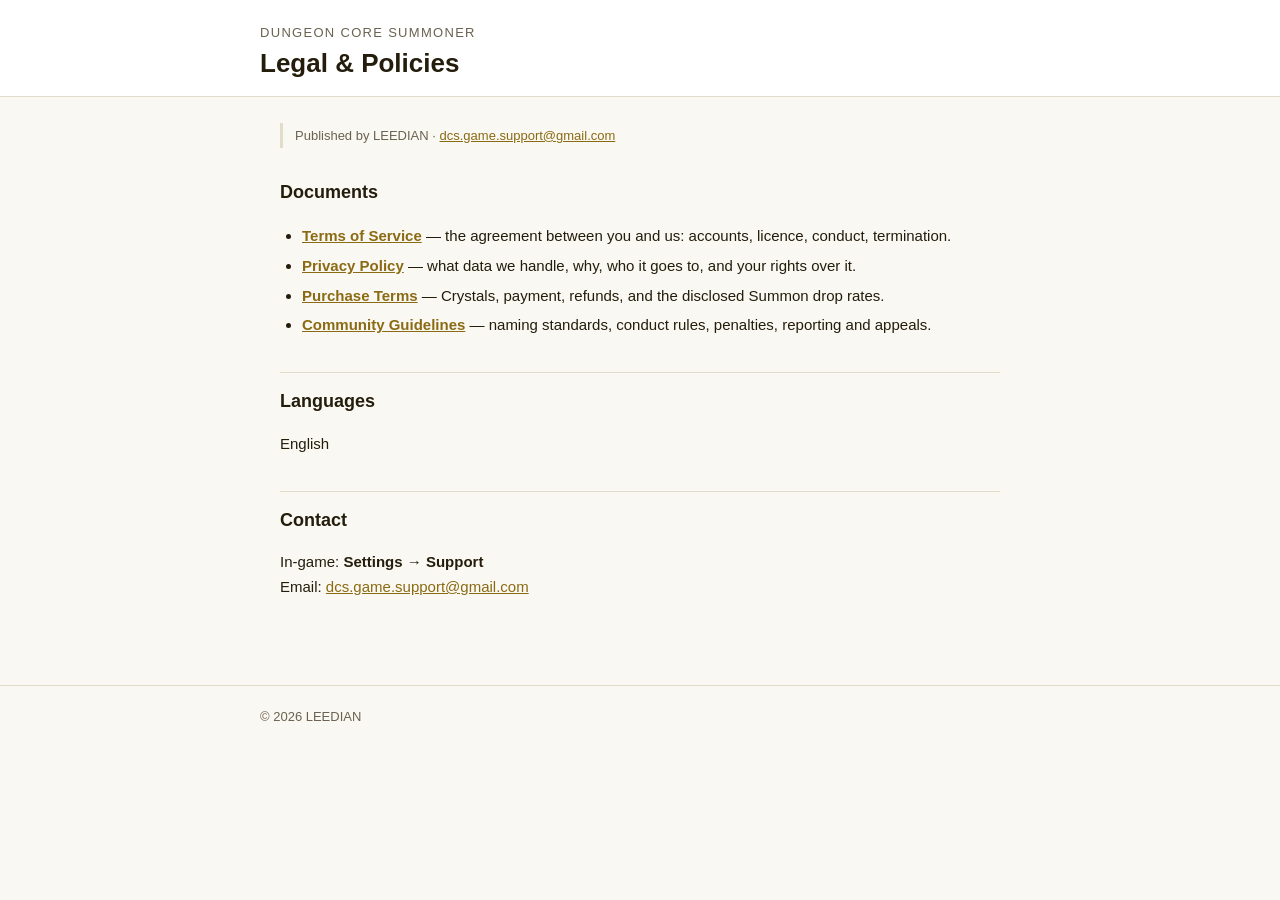
<file: index.html>
<!DOCTYPE html>
<html lang="en">
<head>
<meta charset="utf-8">
<meta name="viewport" content="width=device-width, initial-scale=1">
<title>Legal — Dungeon Core Summoner</title>
<link rel="stylesheet" href="style.css">
</head>
<body>

<header>
  <div class="wrap">
    <p class="game">Dungeon Core Summoner</p>
    <h1>Legal &amp; Policies</h1>
  </div>
</header>

<main>

<p class="effective">
  Published by LEEDIAN &middot;
  <a href="mailto:dcs.game.support@gmail.com">dcs.game.support@gmail.com</a>
</p>

<h2>Documents</h2>
<ul>
  <li><a href="en/terms.html"><strong>Terms of Service</strong></a> &mdash; the agreement
      between you and us: accounts, licence, conduct, termination.</li>
  <li><a href="en/privacy.html"><strong>Privacy Policy</strong></a> &mdash; what data we
      handle, why, who it goes to, and your rights over it.</li>
  <li><a href="en/purchase.html"><strong>Purchase Terms</strong></a> &mdash; Crystals,
      payment, refunds, and the disclosed Summon drop rates.</li>
  <li><a href="en/community.html"><strong>Community Guidelines</strong></a> &mdash; naming
      standards, conduct rules, penalties, reporting and appeals.</li>
</ul>

<h2>Languages</h2>
<p>
  English
</p>

<h2>Contact</h2>
<p>
  In-game: <strong>Settings &rarr; Support</strong><br>
  Email: <a href="mailto:dcs.game.support@gmail.com">dcs.game.support@gmail.com</a>
</p>

</main>

<footer>
  <div class="wrap">
    <span>&copy; 2026 LEEDIAN</span>
  </div>
</footer>

</body>
</html>
</file>
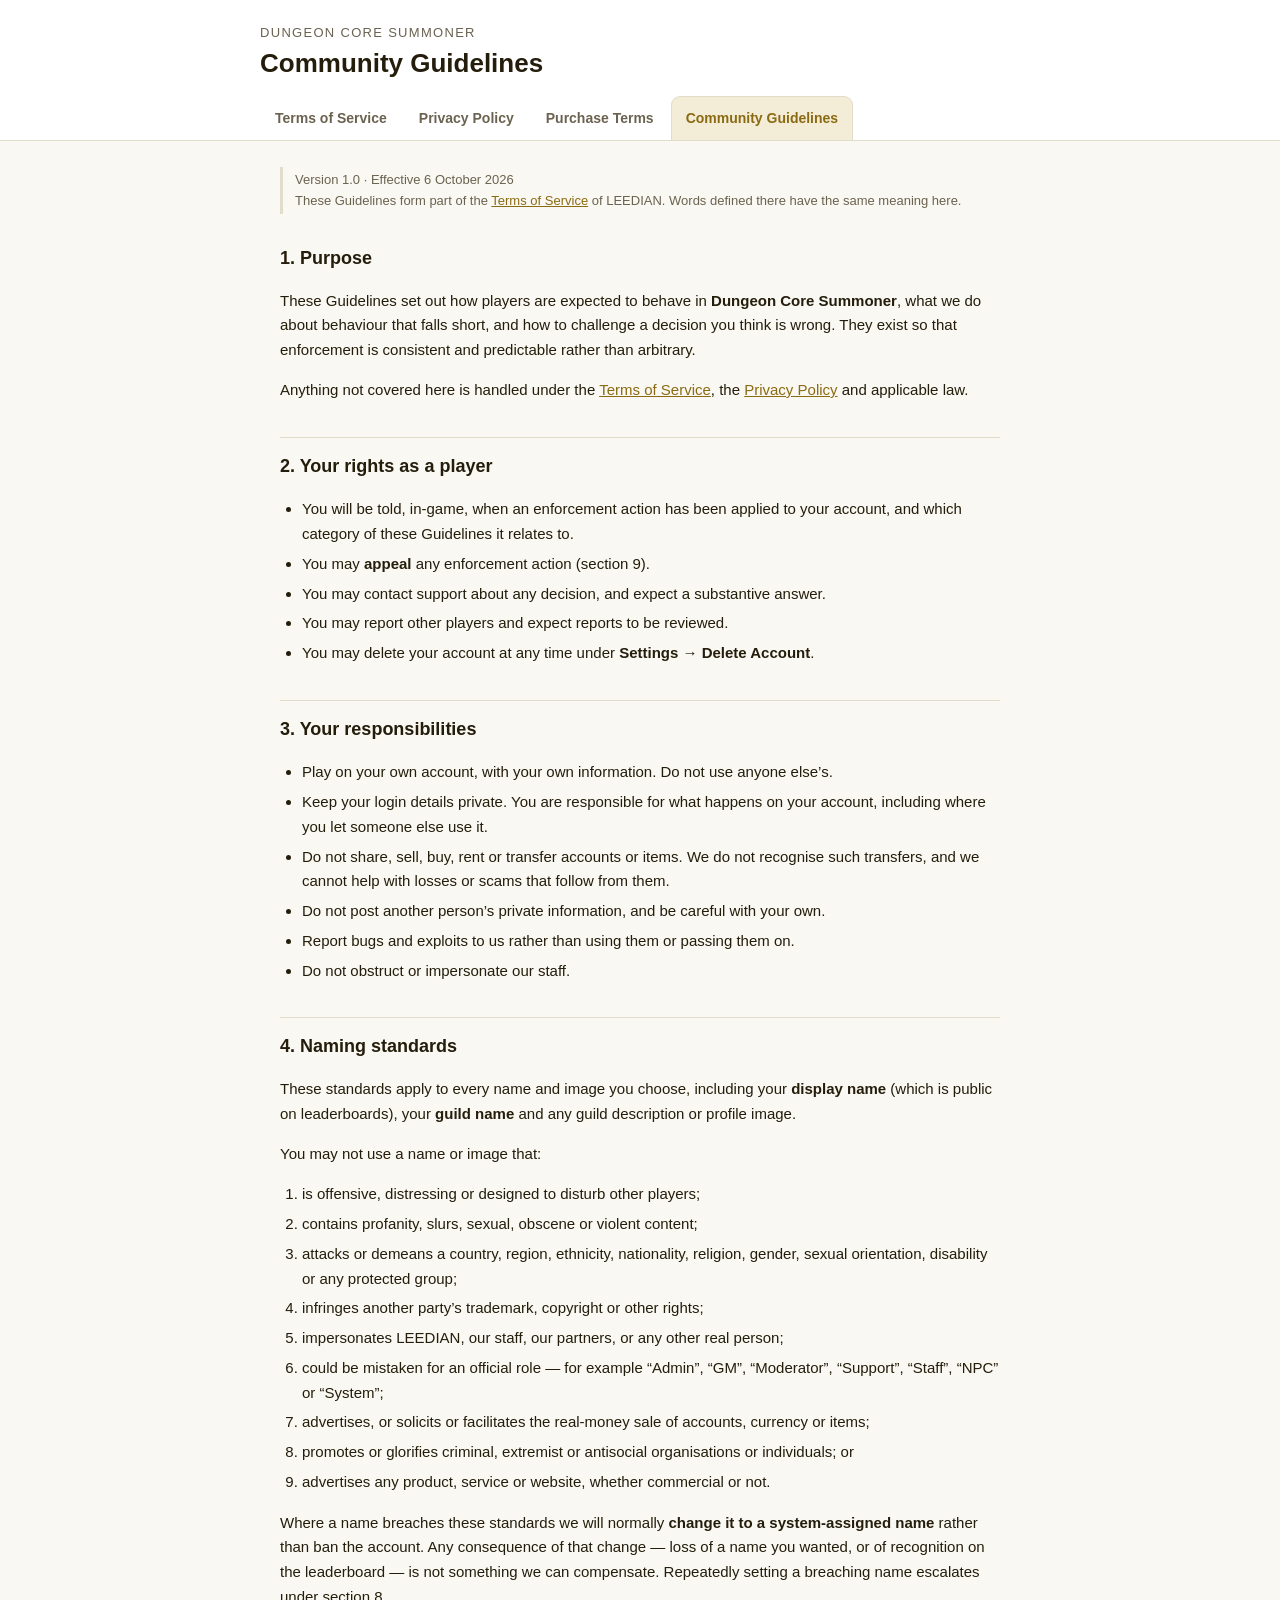
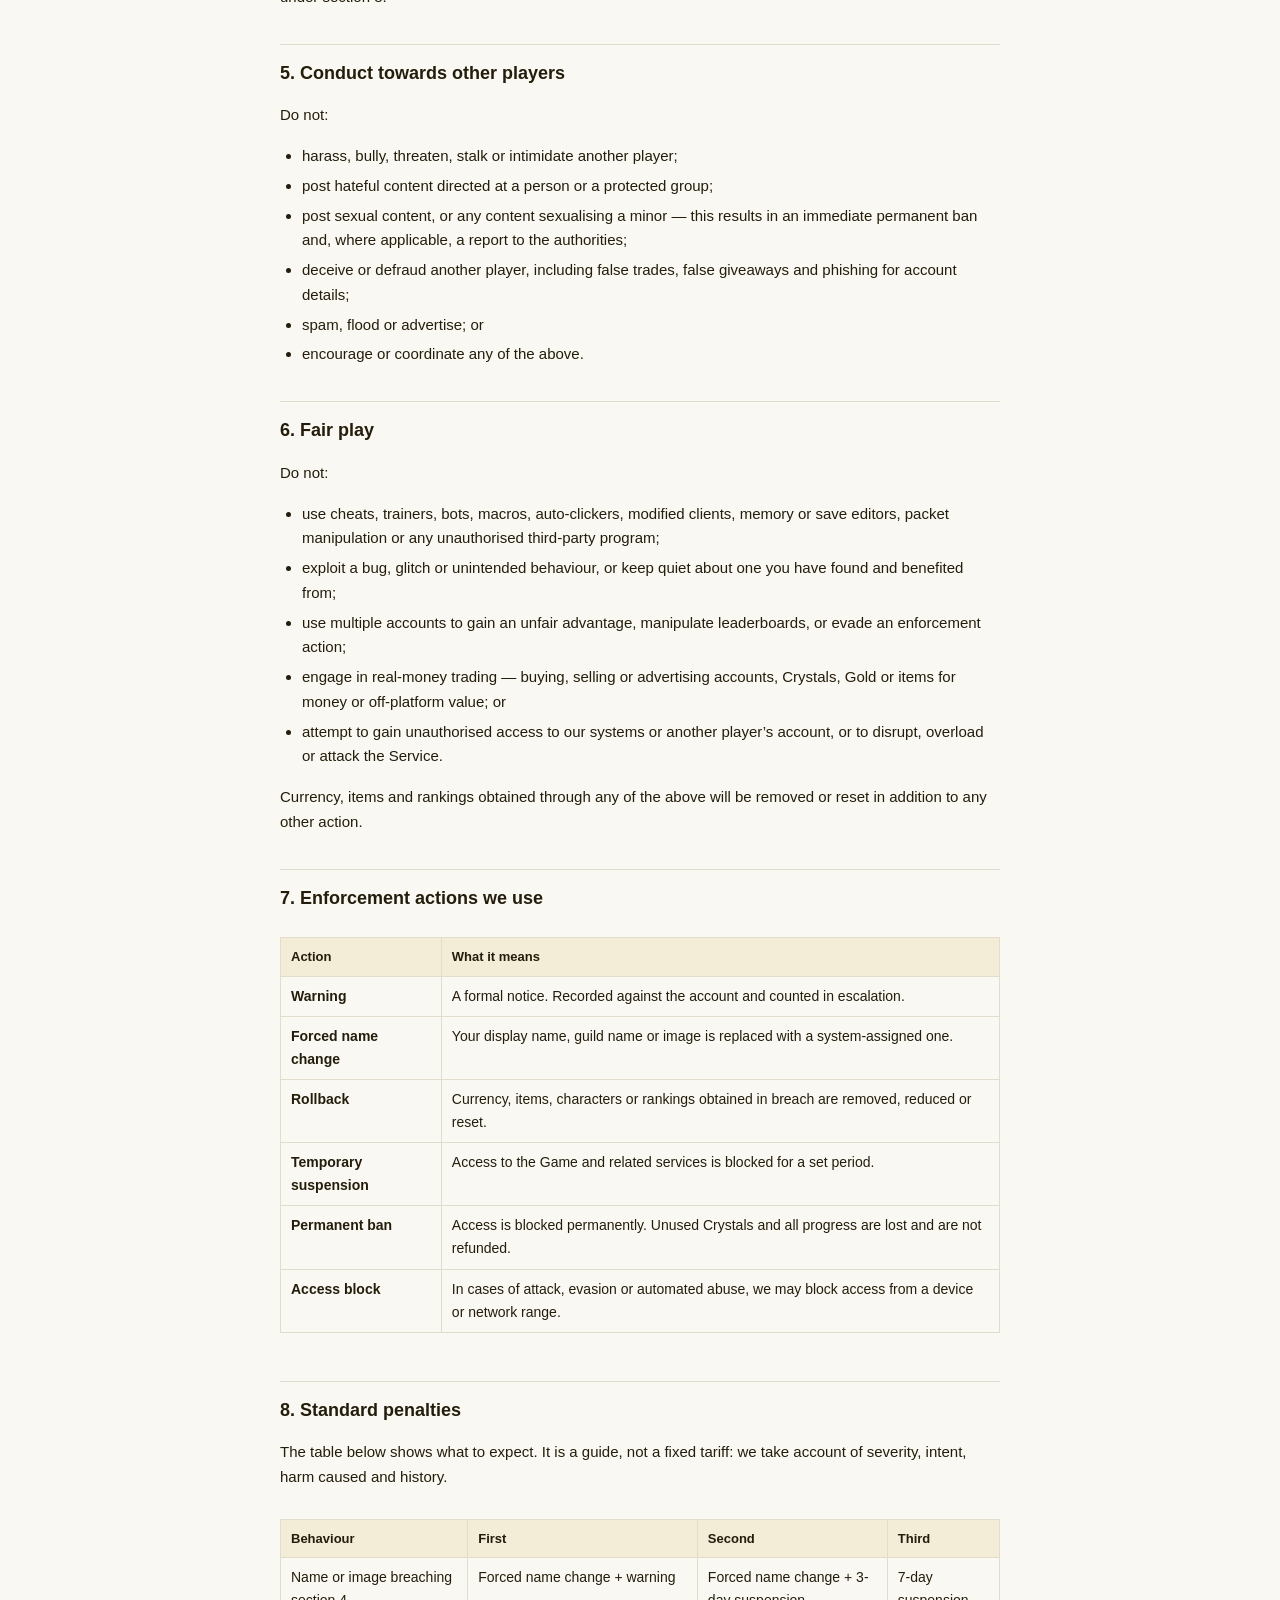
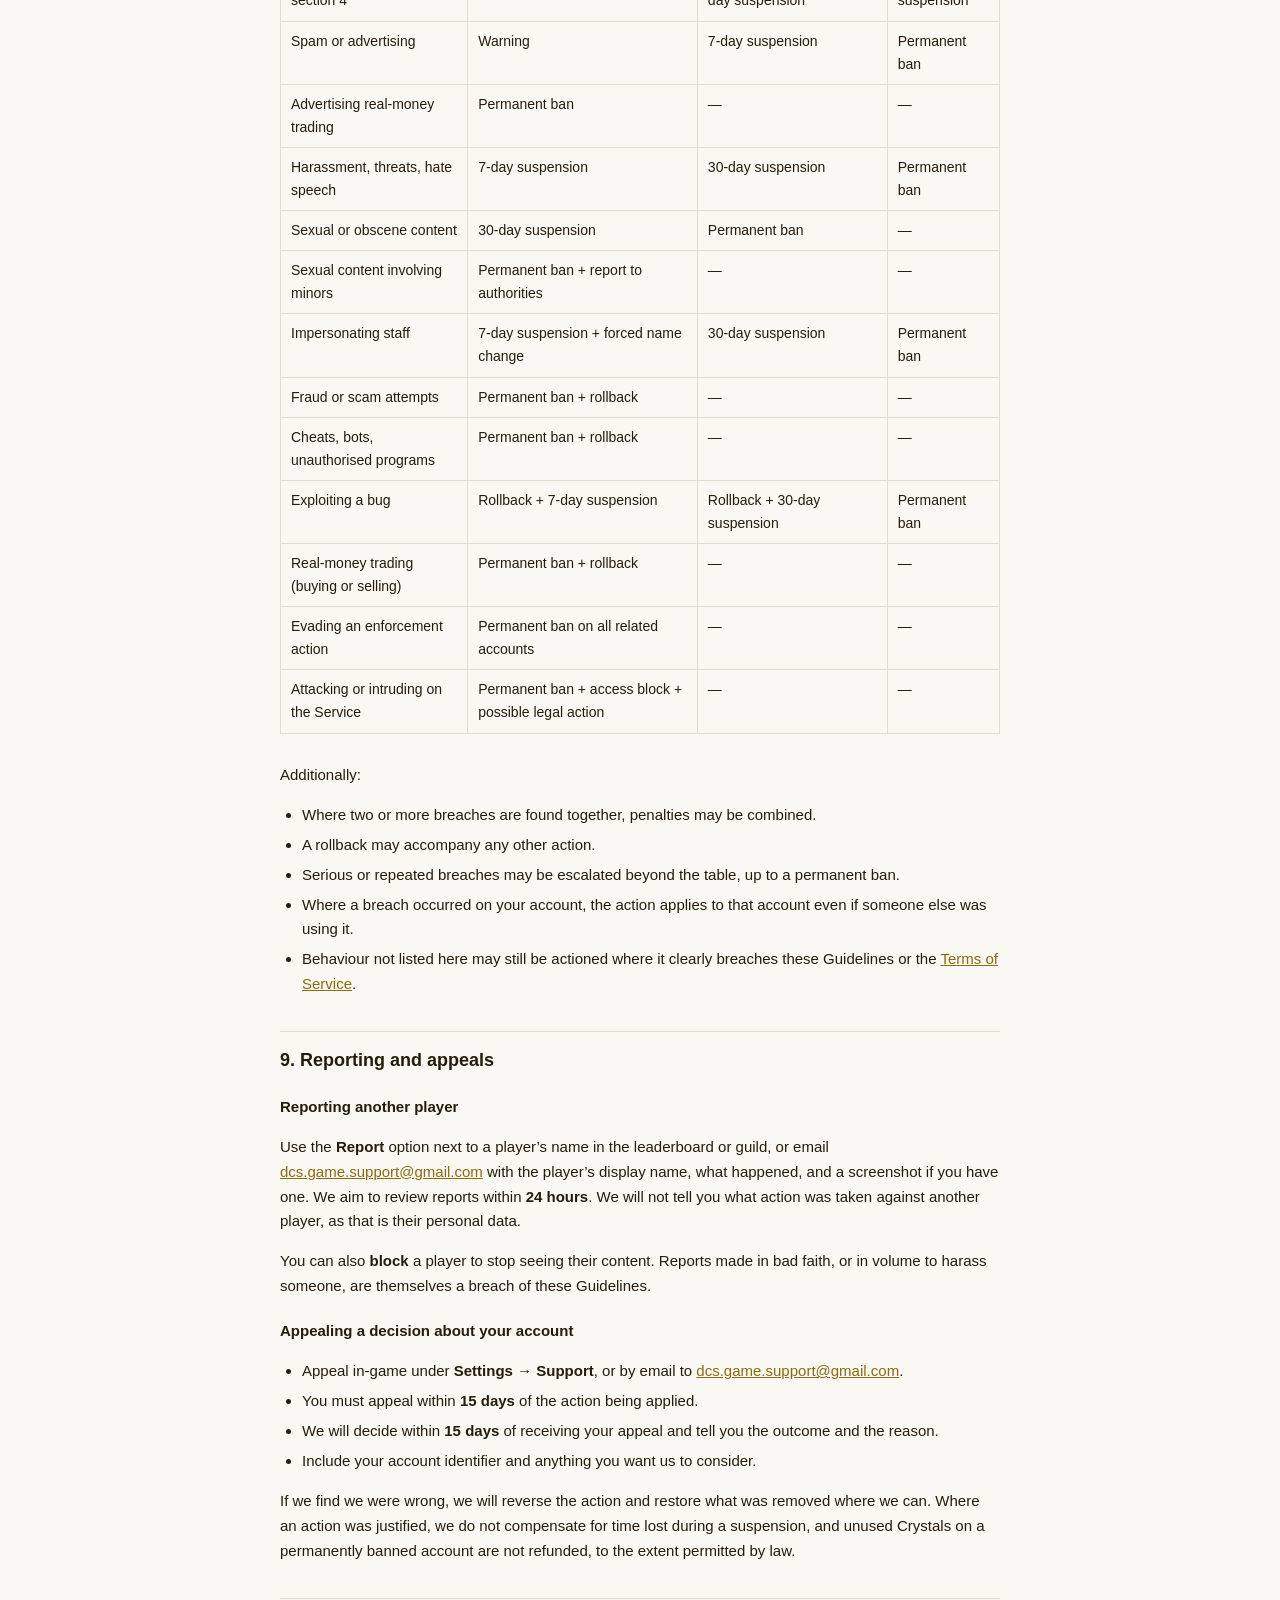
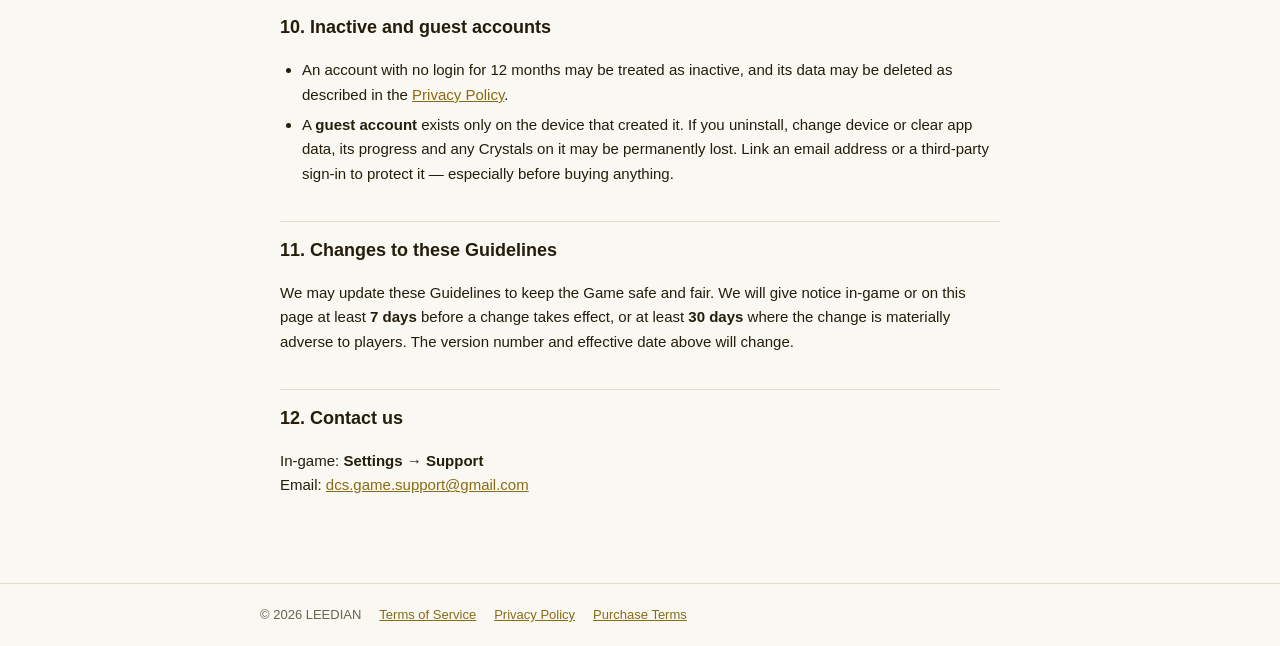
<file: en/community.html>
<!DOCTYPE html>
<html lang="en">
<head>
<meta charset="utf-8">
<meta name="viewport" content="width=device-width, initial-scale=1">
<title>Community Guidelines — Dungeon Core Summoner</title>
<link rel="stylesheet" href="../style.css">
</head>
<body>

<header>
  <div class="wrap">
    <p class="game">Dungeon Core Summoner</p>
    <h1>Community Guidelines</h1>
    <nav>
      <a href="terms.html">Terms of Service</a>
      <a href="privacy.html">Privacy Policy</a>
      <a href="purchase.html">Purchase Terms</a>
      <a href="community.html" aria-current="page">Community Guidelines</a>
    </nav>
  </div>
</header>

<main>

<p class="effective">
  Version 1.0 &middot; Effective 6 October 2026<br>
  These Guidelines form part of the <a href="terms.html">Terms of Service</a> of
  LEEDIAN. Words defined there have the same meaning here.
</p>

<h2>1. Purpose</h2>
<p>
  These Guidelines set out how players are expected to behave in
  <strong>Dungeon Core Summoner</strong>, what we do about behaviour that falls short, and how
  to challenge a decision you think is wrong. They exist so that enforcement is consistent and
  predictable rather than arbitrary.
</p>
<p>
  Anything not covered here is handled under the <a href="terms.html">Terms of Service</a>, the
  <a href="privacy.html">Privacy Policy</a> and applicable law.
</p>

<h2>2. Your rights as a player</h2>
<ul>
  <li>You will be told, in-game, when an enforcement action has been applied to your account,
      and which category of these Guidelines it relates to.</li>
  <li>You may <strong>appeal</strong> any enforcement action (section 9).</li>
  <li>You may contact support about any decision, and expect a substantive answer.</li>
  <li>You may report other players and expect reports to be reviewed.</li>
  <li>You may delete your account at any time under
      <strong>Settings &rarr; Delete Account</strong>.</li>
</ul>

<h2>3. Your responsibilities</h2>
<ul>
  <li>Play on your own account, with your own information. Do not use anyone else&rsquo;s.</li>
  <li>Keep your login details private. You are responsible for what happens on your account,
      including where you let someone else use it.</li>
  <li>Do not share, sell, buy, rent or transfer accounts or items. We do not recognise such
      transfers, and we cannot help with losses or scams that follow from them.</li>
  <li>Do not post another person&rsquo;s private information, and be careful with your own.</li>
  <li>Report bugs and exploits to us rather than using them or passing them on.</li>
  <li>Do not obstruct or impersonate our staff.</li>
</ul>

<h2>4. Naming standards</h2>
<p>
  These standards apply to every name and image you choose, including your
  <strong>display name</strong> (which is public on leaderboards), your
  <strong>guild name</strong> and any guild description or profile image.
</p>
<p>You may not use a name or image that:</p>
<ol>
  <li>is offensive, distressing or designed to disturb other players;</li>
  <li>contains profanity, slurs, sexual, obscene or violent content;</li>
  <li>attacks or demeans a country, region, ethnicity, nationality, religion, gender, sexual
      orientation, disability or any protected group;</li>
  <li>infringes another party&rsquo;s trademark, copyright or other rights;</li>
  <li>impersonates LEEDIAN, our staff, our partners, or
      any other real person;</li>
  <li>could be mistaken for an official role &mdash; for example
      &ldquo;Admin&rdquo;, &ldquo;GM&rdquo;, &ldquo;Moderator&rdquo;, &ldquo;Support&rdquo;,
      &ldquo;Staff&rdquo;, &ldquo;NPC&rdquo; or &ldquo;System&rdquo;;</li>
  <li>advertises, or solicits or facilitates the real-money sale of accounts, currency or
      items;</li>
  <li>promotes or glorifies criminal, extremist or antisocial organisations or individuals; or</li>
  <li>advertises any product, service or website, whether commercial or not.</li>
</ol>
<p>
  Where a name breaches these standards we will normally <strong>change it to a system-assigned
  name</strong> rather than ban the account. Any consequence of that change &mdash; loss of a
  name you wanted, or of recognition on the leaderboard &mdash; is not something we can
  compensate. Repeatedly setting a breaching name escalates under section 8.
</p>

<h2>5. Conduct towards other players</h2>
<p>Do not:</p>
<ul>
  <li>harass, bully, threaten, stalk or intimidate another player;</li>
  <li>post hateful content directed at a person or a protected group;</li>
  <li>post sexual content, or any content sexualising a minor &mdash; this results in an
      immediate permanent ban and, where applicable, a report to the authorities;</li>
  <li>deceive or defraud another player, including false trades, false giveaways and phishing
      for account details;</li>
  <li>spam, flood or advertise; or</li>
  <li>encourage or coordinate any of the above.</li>
</ul>

<h2>6. Fair play</h2>
<p>Do not:</p>
<ul>
  <li>use cheats, trainers, bots, macros, auto-clickers, modified clients, memory or save
      editors, packet manipulation or any unauthorised third-party program;</li>
  <li>exploit a bug, glitch or unintended behaviour, or keep quiet about one you have found and
      benefited from;</li>
  <li>use multiple accounts to gain an unfair advantage, manipulate leaderboards, or evade an
      enforcement action;</li>
  <li>engage in real-money trading &mdash; buying, selling or advertising accounts, Crystals,
      Gold or items for money or off-platform value; or</li>
  <li>attempt to gain unauthorised access to our systems or another player&rsquo;s account, or
      to disrupt, overload or attack the Service.</li>
</ul>
<p>
  Currency, items and rankings obtained through any of the above will be removed or reset in
  addition to any other action.
</p>

<h2>7. Enforcement actions we use</h2>
<div class="scroll">
<table>
  <tr><th>Action</th><th>What it means</th></tr>
  <tr><td><strong>Warning</strong></td><td>A formal notice. Recorded against the account and counted in escalation.</td></tr>
  <tr><td><strong>Forced name change</strong></td><td>Your display name, guild name or image is replaced with a system-assigned one.</td></tr>
  <tr><td><strong>Rollback</strong></td><td>Currency, items, characters or rankings obtained in breach are removed, reduced or reset.</td></tr>
  <tr><td><strong>Temporary suspension</strong></td><td>Access to the Game and related services is blocked for a set period.</td></tr>
  <tr><td><strong>Permanent ban</strong></td><td>Access is blocked permanently. Unused Crystals and all progress are lost and are not refunded.</td></tr>
  <tr><td><strong>Access block</strong></td><td>In cases of attack, evasion or automated abuse, we may block access from a device or network range.</td></tr>
</table>
</div>

<h2>8. Standard penalties</h2>
<p>
  The table below shows what to expect. It is a guide, not a fixed tariff: we take account of
  severity, intent, harm caused and history.
</p>
<div class="scroll">
<table>
  <tr><th>Behaviour</th><th>First</th><th>Second</th><th>Third</th></tr>
  <tr><td>Name or image breaching section 4</td><td>Forced name change + warning</td><td>Forced name change + 3-day suspension</td><td>7-day suspension</td></tr>
  <tr><td>Spam or advertising</td><td>Warning</td><td>7-day suspension</td><td>Permanent ban</td></tr>
  <tr><td>Advertising real-money trading</td><td>Permanent ban</td><td>&mdash;</td><td>&mdash;</td></tr>
  <tr><td>Harassment, threats, hate speech</td><td>7-day suspension</td><td>30-day suspension</td><td>Permanent ban</td></tr>
  <tr><td>Sexual or obscene content</td><td>30-day suspension</td><td>Permanent ban</td><td>&mdash;</td></tr>
  <tr><td>Sexual content involving minors</td><td>Permanent ban + report to authorities</td><td>&mdash;</td><td>&mdash;</td></tr>
  <tr><td>Impersonating staff</td><td>7-day suspension + forced name change</td><td>30-day suspension</td><td>Permanent ban</td></tr>
  <tr><td>Fraud or scam attempts</td><td>Permanent ban + rollback</td><td>&mdash;</td><td>&mdash;</td></tr>
  <tr><td>Cheats, bots, unauthorised programs</td><td>Permanent ban + rollback</td><td>&mdash;</td><td>&mdash;</td></tr>
  <tr><td>Exploiting a bug</td><td>Rollback + 7-day suspension</td><td>Rollback + 30-day suspension</td><td>Permanent ban</td></tr>
  <tr><td>Real-money trading (buying or selling)</td><td>Permanent ban + rollback</td><td>&mdash;</td><td>&mdash;</td></tr>
  <tr><td>Evading an enforcement action</td><td>Permanent ban on all related accounts</td><td>&mdash;</td><td>&mdash;</td></tr>
  <tr><td>Attacking or intruding on the Service</td><td>Permanent ban + access block + possible legal action</td><td>&mdash;</td><td>&mdash;</td></tr>
</table>
</div>
<p>Additionally:</p>
<ul>
  <li>Where two or more breaches are found together, penalties may be combined.</li>
  <li>A rollback may accompany any other action.</li>
  <li>Serious or repeated breaches may be escalated beyond the table, up to a permanent ban.</li>
  <li>Where a breach occurred on your account, the action applies to that account even if
      someone else was using it.</li>
  <li>Behaviour not listed here may still be actioned where it clearly breaches these
      Guidelines or the <a href="terms.html">Terms of Service</a>.</li>
</ul>

<h2>9. Reporting and appeals</h2>

<h3>Reporting another player</h3>
<p>
  Use the <strong>Report</strong> option next to a player&rsquo;s name in the leaderboard or
  guild, or email <a href="mailto:dcs.game.support@gmail.com">dcs.game.support@gmail.com</a> with the player&rsquo;s display
  name, what happened, and a screenshot if you have one. We aim to review reports within
  <strong>24 hours</strong>. We will not tell you what action was taken against another player,
  as that is their personal data.
</p>
<p>
  You can also <strong>block</strong> a player to stop seeing their content. Reports made in bad
  faith, or in volume to harass someone, are themselves a breach of these Guidelines.
</p>

<h3>Appealing a decision about your account</h3>
<ul>
  <li>Appeal in-game under <strong>Settings &rarr; Support</strong>, or by email to
      <a href="mailto:dcs.game.support@gmail.com">dcs.game.support@gmail.com</a>.</li>
  <li>You must appeal within <strong>15 days</strong> of the action being applied.</li>
  <li>We will decide within <strong>15 days</strong> of receiving your appeal and tell you the
      outcome and the reason.</li>
  <li>Include your account identifier and anything you want us to consider.</li>
</ul>
<p>
  If we find we were wrong, we will reverse the action and restore what was removed where we
  can. Where an action was justified, we do not compensate for time lost during a suspension,
  and unused Crystals on a permanently banned account are not refunded, to the extent permitted
  by law.
</p>

<h2>10. Inactive and guest accounts</h2>
<ul>
  <li>An account with no login for 12 months may be treated as
      inactive, and its data may be deleted as described in the
      <a href="privacy.html">Privacy Policy</a>.</li>
  <li>A <strong>guest account</strong> exists only on the device that created it. If you
      uninstall, change device or clear app data, its progress and any Crystals on it may be
      permanently lost. Link an email address or a third-party sign-in to protect it &mdash;
      especially before buying anything.</li>
</ul>

<h2>11. Changes to these Guidelines</h2>
<p>
  We may update these Guidelines to keep the Game safe and fair. We will give notice in-game or
  on this page at least <strong>7 days</strong> before a change takes effect, or at least
  <strong>30 days</strong> where the change is materially adverse to players. The version number
  and effective date above will change.
</p>

<h2>12. Contact us</h2>
<p>
  In-game: <strong>Settings &rarr; Support</strong><br>
  Email: <a href="mailto:dcs.game.support@gmail.com">dcs.game.support@gmail.com</a>
</p>

</main>

<footer>
  <div class="wrap">
    <span>&copy; 2026 LEEDIAN</span>
    <a href="terms.html">Terms of Service</a>
    <a href="privacy.html">Privacy Policy</a>
    <a href="purchase.html">Purchase Terms</a>
  </div>
</footer>

</body>
</html>
</file>
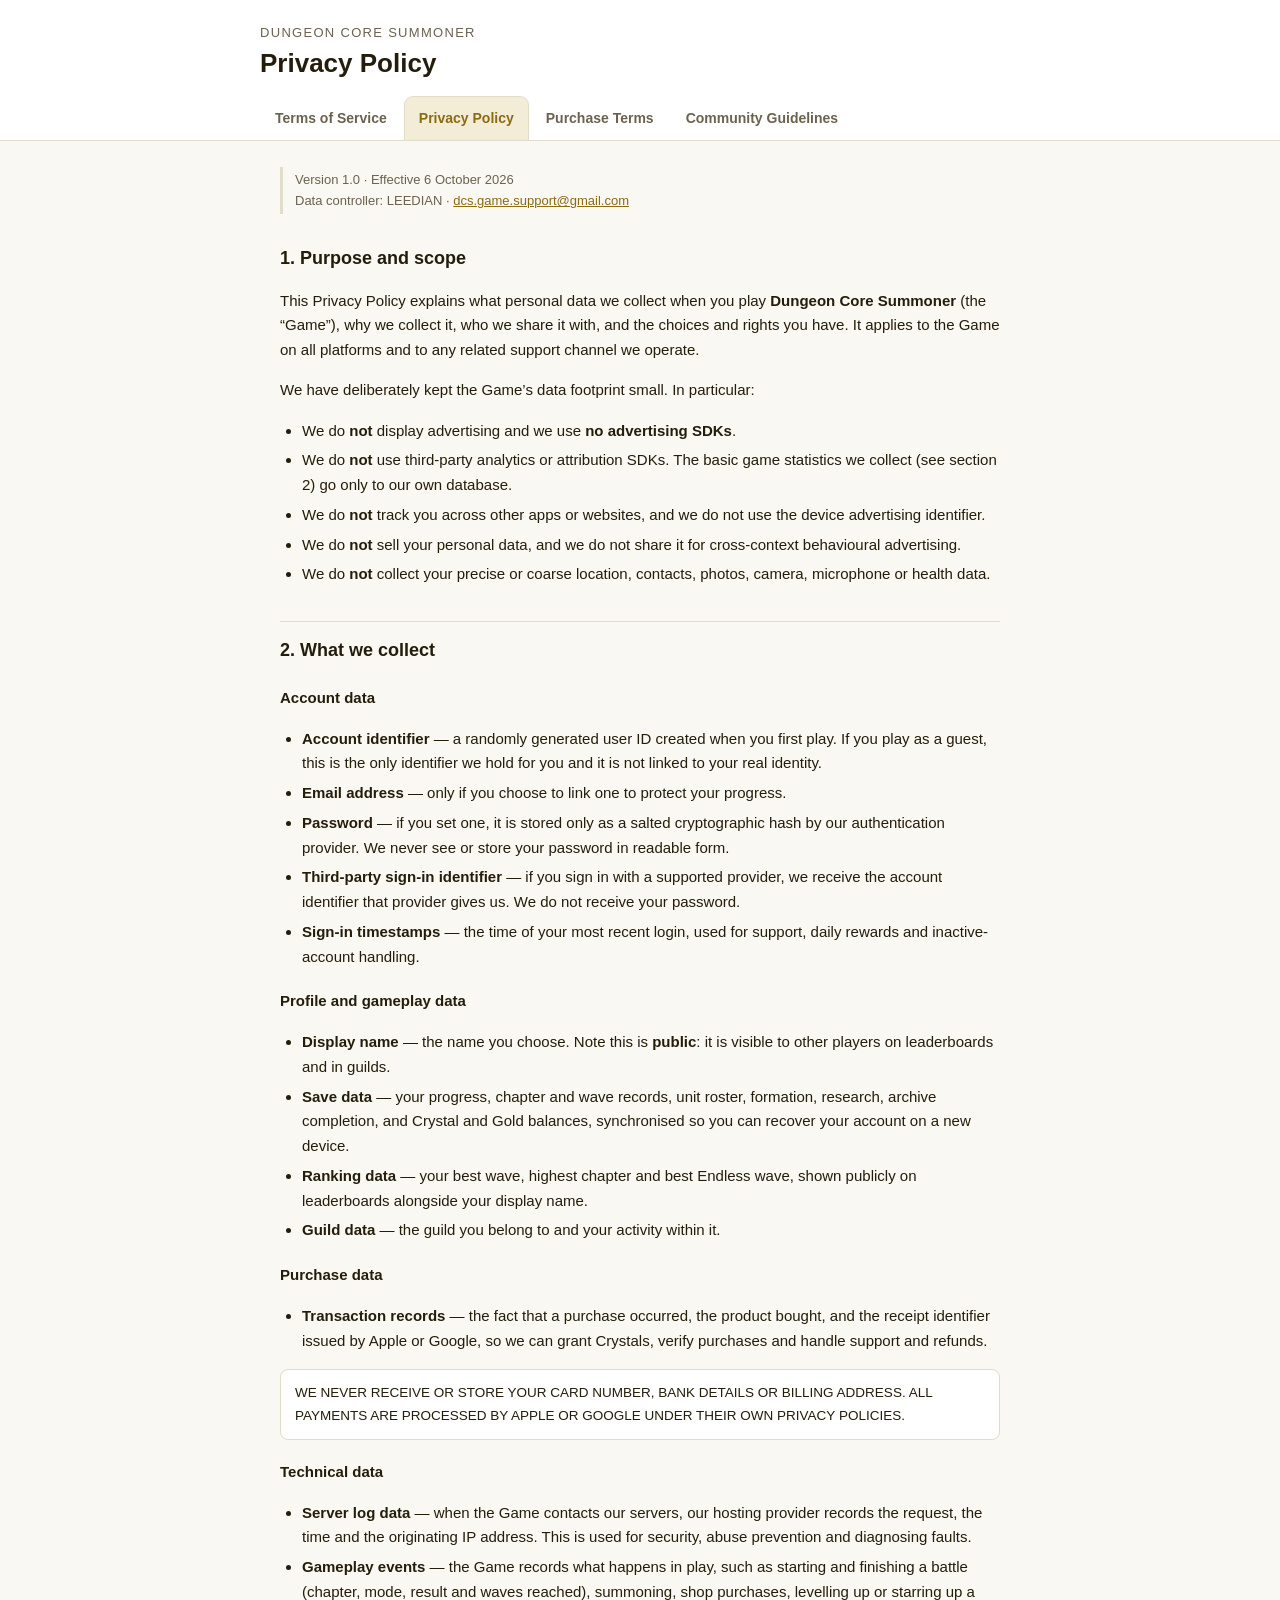
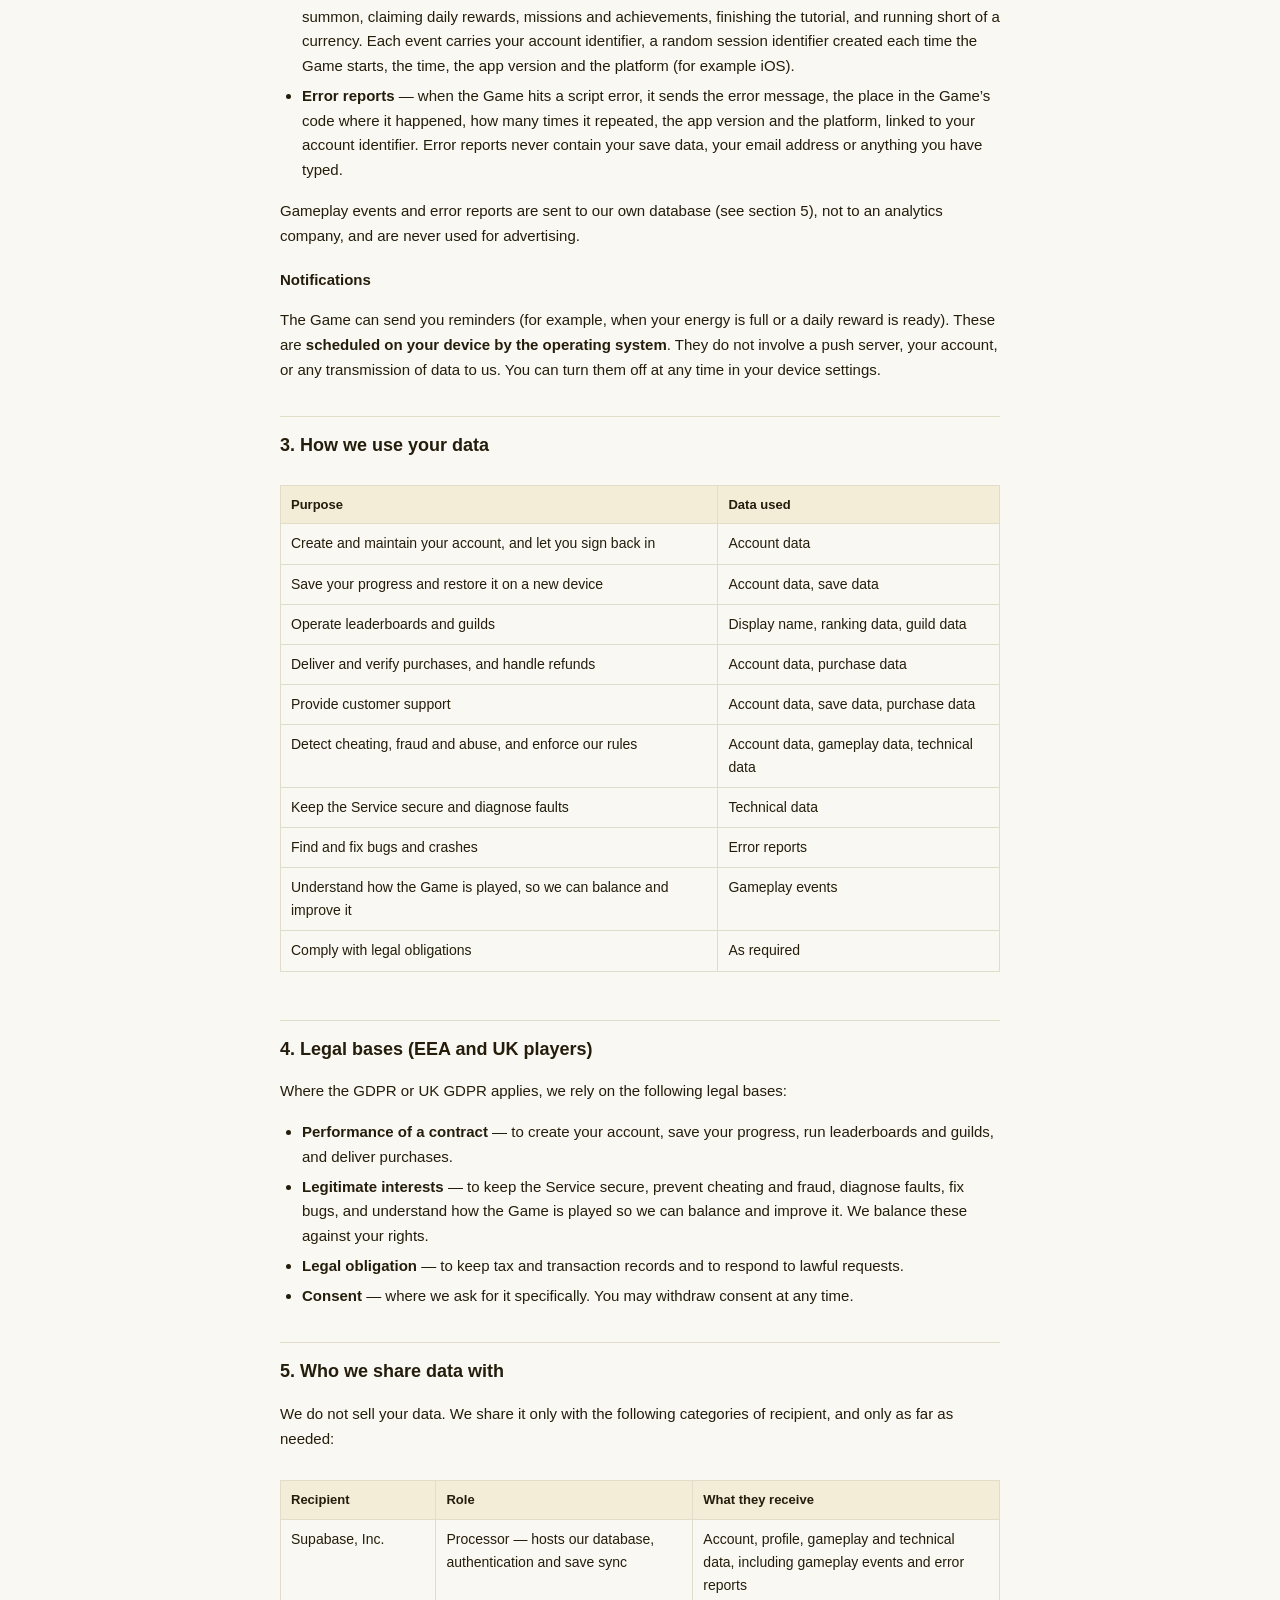
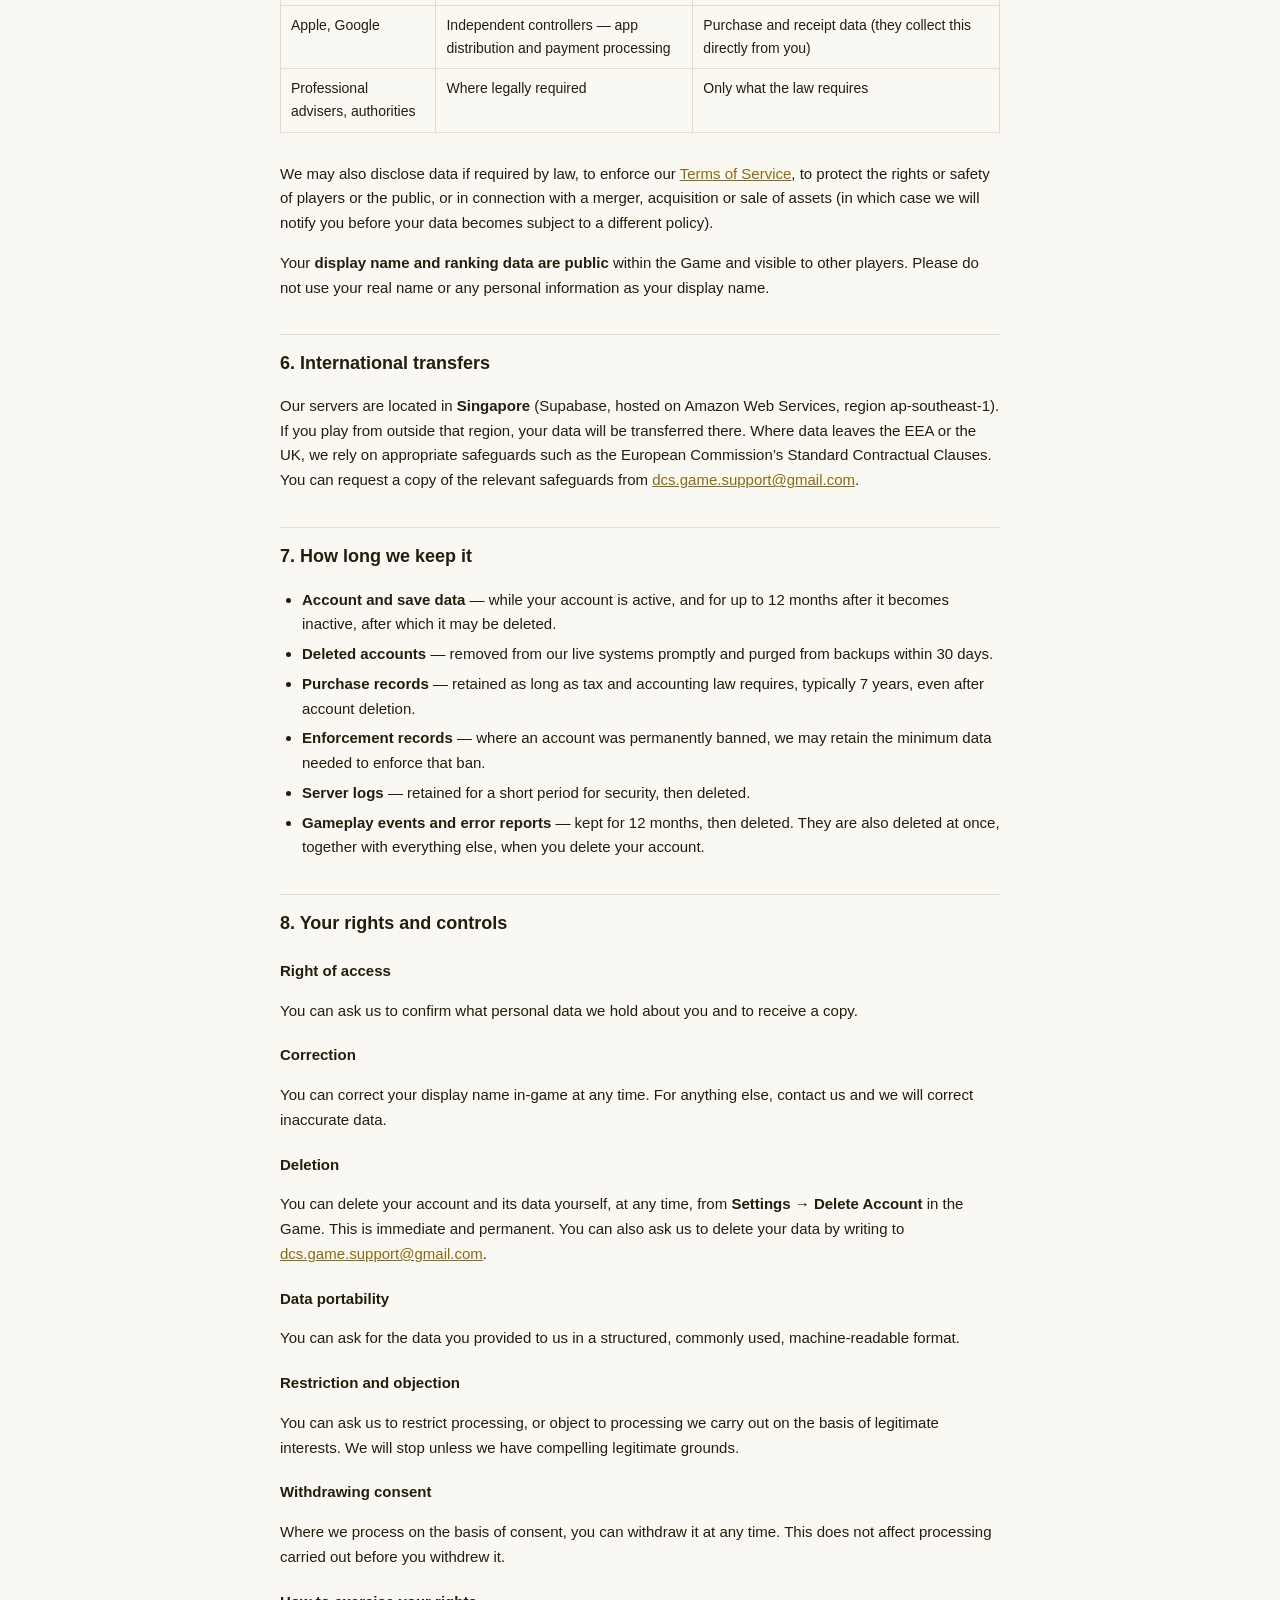
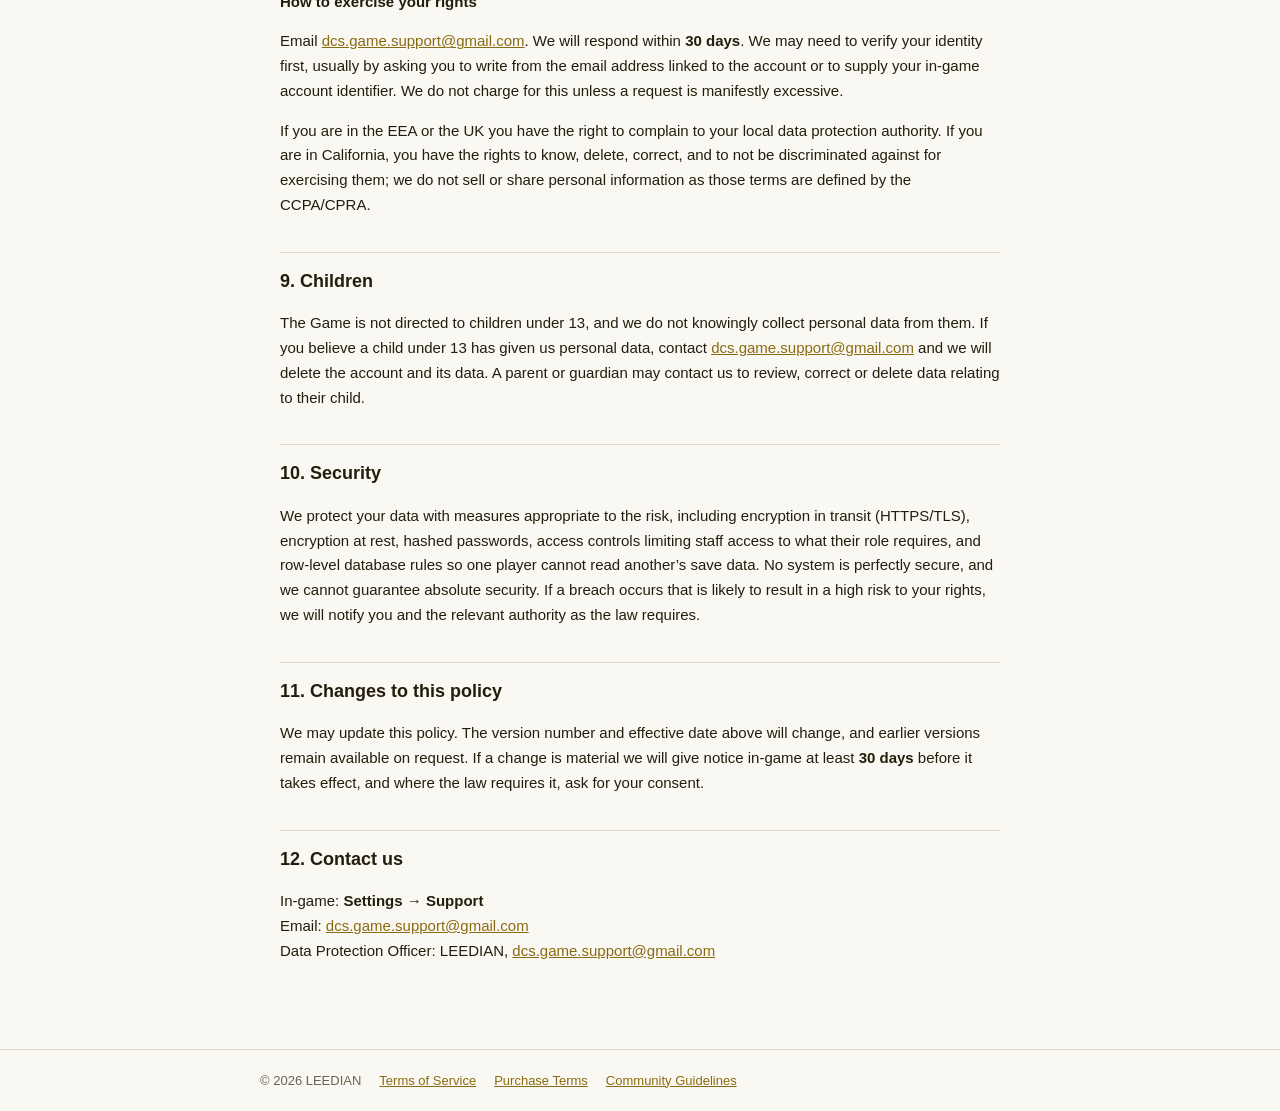
<file: en/privacy.html>
<!DOCTYPE html>
<html lang="en">
<head>
<meta charset="utf-8">
<meta name="viewport" content="width=device-width, initial-scale=1">
<title>Privacy Policy — Dungeon Core Summoner</title>
<link rel="stylesheet" href="../style.css">
</head>
<body>

<header>
  <div class="wrap">
    <p class="game">Dungeon Core Summoner</p>
    <h1>Privacy Policy</h1>
    <nav>
      <a href="terms.html">Terms of Service</a>
      <a href="privacy.html" aria-current="page">Privacy Policy</a>
      <a href="purchase.html">Purchase Terms</a>
      <a href="community.html">Community Guidelines</a>
    </nav>
  </div>
</header>

<main>

<p class="effective">
  Version 1.0 &middot; Effective 6 October 2026<br>
  Data controller: LEEDIAN &middot;
  <a href="mailto:dcs.game.support@gmail.com">dcs.game.support@gmail.com</a>
</p>

<h2>1. Purpose and scope</h2>
<p>
  This Privacy Policy explains what personal data we collect when you play
  <strong>Dungeon Core Summoner</strong> (the &ldquo;Game&rdquo;), why we collect it, who we
  share it with, and the choices and rights you have. It applies to the Game on all
  platforms and to any related support channel we operate.
</p>
<p>
  We have deliberately kept the Game&rsquo;s data footprint small. In particular:
</p>
<ul>
  <li>We do <strong>not</strong> display advertising and we use <strong>no advertising
      SDKs</strong>.</li>
  <li>We do <strong>not</strong> use third-party analytics or attribution SDKs. The
      basic game statistics we collect (see section 2) go only to our own database.</li>
  <li>We do <strong>not</strong> track you across other apps or websites, and we do not
      use the device advertising identifier.</li>
  <li>We do <strong>not</strong> sell your personal data, and we do not share it for
      cross-context behavioural advertising.</li>
  <li>We do <strong>not</strong> collect your precise or coarse location, contacts,
      photos, camera, microphone or health data.</li>
</ul>

<h2>2. What we collect</h2>

<h3>Account data</h3>
<ul>
  <li><strong>Account identifier</strong> &mdash; a randomly generated user ID created
      when you first play. If you play as a guest, this is the only identifier we hold
      for you and it is not linked to your real identity.</li>
  <li><strong>Email address</strong> &mdash; only if you choose to link one to protect
      your progress.</li>
  <li><strong>Password</strong> &mdash; if you set one, it is stored only as a salted
      cryptographic hash by our authentication provider. We never see or store your
      password in readable form.</li>
  <li><strong>Third-party sign-in identifier</strong> &mdash; if you sign in with a
      supported provider, we receive the account identifier that provider gives us. We do
      not receive your password.</li>
  <li><strong>Sign-in timestamps</strong> &mdash; the time of your most recent login, used
      for support, daily rewards and inactive-account handling.</li>
</ul>

<h3>Profile and gameplay data</h3>
<ul>
  <li><strong>Display name</strong> &mdash; the name you choose. Note this is
      <strong>public</strong>: it is visible to other players on leaderboards and in
      guilds.</li>
  <li><strong>Save data</strong> &mdash; your progress, chapter and wave records, unit
      roster, formation, research, archive completion, and Crystal and Gold balances,
      synchronised so you can recover your account on a new device.</li>
  <li><strong>Ranking data</strong> &mdash; your best wave, highest chapter and best
      Endless wave, shown publicly on leaderboards alongside your display name.</li>
  <li><strong>Guild data</strong> &mdash; the guild you belong to and your activity within
      it.</li>
</ul>

<h3>Purchase data</h3>
<ul>
  <li><strong>Transaction records</strong> &mdash; the fact that a purchase occurred, the
      product bought, and the receipt identifier issued by Apple or Google, so we can grant
      Crystals, verify purchases and handle support and refunds.</li>
</ul>
<p class="caps">
  WE NEVER RECEIVE OR STORE YOUR CARD NUMBER, BANK DETAILS OR BILLING ADDRESS. ALL
  PAYMENTS ARE PROCESSED BY APPLE OR GOOGLE UNDER THEIR OWN PRIVACY POLICIES.
</p>

<h3>Technical data</h3>
<ul>
  <li><strong>Server log data</strong> &mdash; when the Game contacts our servers, our
      hosting provider records the request, the time and the originating IP address. This is
      used for security, abuse prevention and diagnosing faults.</li>
  <li><strong>Gameplay events</strong> &mdash; the Game records what happens in play, such as
      starting and finishing a battle (chapter, mode, result and waves reached), summoning,
      shop purchases, levelling up or starring up a summon, claiming daily rewards, missions
      and achievements, finishing the tutorial, and running short of a currency. Each event
      carries your account identifier, a random session identifier created each time the
      Game starts, the time, the app version and the platform (for example iOS).</li>
  <li><strong>Error reports</strong> &mdash; when the Game hits a script error, it sends the
      error message, the place in the Game&rsquo;s code where it happened, how many times it
      repeated, the app version and the platform, linked to your account identifier.
      Error reports never contain your save data, your email address or anything you have
      typed.</li>
</ul>
<p>
  Gameplay events and error reports are sent to our own database (see section 5), not to an
  analytics company, and are never used for advertising.
</p>

<h3>Notifications</h3>
<p>
  The Game can send you reminders (for example, when your energy is full or a daily reward is
  ready). These are <strong>scheduled on your device by the operating system</strong>. They do
  not involve a push server, your account, or any transmission of data to us. You can turn
  them off at any time in your device settings.
</p>

<h2>3. How we use your data</h2>
<div class="scroll">
<table>
  <tr><th>Purpose</th><th>Data used</th></tr>
  <tr><td>Create and maintain your account, and let you sign back in</td><td>Account data</td></tr>
  <tr><td>Save your progress and restore it on a new device</td><td>Account data, save data</td></tr>
  <tr><td>Operate leaderboards and guilds</td><td>Display name, ranking data, guild data</td></tr>
  <tr><td>Deliver and verify purchases, and handle refunds</td><td>Account data, purchase data</td></tr>
  <tr><td>Provide customer support</td><td>Account data, save data, purchase data</td></tr>
  <tr><td>Detect cheating, fraud and abuse, and enforce our rules</td><td>Account data, gameplay data, technical data</td></tr>
  <tr><td>Keep the Service secure and diagnose faults</td><td>Technical data</td></tr>
  <tr><td>Find and fix bugs and crashes</td><td>Error reports</td></tr>
  <tr><td>Understand how the Game is played, so we can balance and improve it</td><td>Gameplay events</td></tr>
  <tr><td>Comply with legal obligations</td><td>As required</td></tr>
</table>
</div>

<h2>4. Legal bases (EEA and UK players)</h2>
<p>
  Where the GDPR or UK GDPR applies, we rely on the following legal bases:
</p>
<ul>
  <li><strong>Performance of a contract</strong> &mdash; to create your account, save your
      progress, run leaderboards and guilds, and deliver purchases.</li>
  <li><strong>Legitimate interests</strong> &mdash; to keep the Service secure, prevent
      cheating and fraud, diagnose faults, fix bugs, and understand how the Game is played so
      we can balance and improve it. We balance these against your rights.</li>
  <li><strong>Legal obligation</strong> &mdash; to keep tax and transaction records and to
      respond to lawful requests.</li>
  <li><strong>Consent</strong> &mdash; where we ask for it specifically. You may withdraw
      consent at any time.</li>
</ul>

<h2>5. Who we share data with</h2>
<p>
  We do not sell your data. We share it only with the following categories of recipient,
  and only as far as needed:
</p>
<div class="scroll">
<table>
  <tr><th>Recipient</th><th>Role</th><th>What they receive</th></tr>
  <tr>
    <td>Supabase, Inc.</td>
    <td>Processor &mdash; hosts our database, authentication and save sync</td>
    <td>Account, profile, gameplay and technical data, including gameplay events and error reports</td>
  </tr>
  <tr>
    <td>Apple, Google</td>
    <td>Independent controllers &mdash; app distribution and payment processing</td>
    <td>Purchase and receipt data (they collect this directly from you)</td>
  </tr>
  <tr>
    <td>Professional advisers, authorities</td>
    <td>Where legally required</td>
    <td>Only what the law requires</td>
  </tr>
</table>
</div>
<p>
  We may also disclose data if required by law, to enforce our
  <a href="terms.html">Terms of Service</a>, to protect the rights or safety of players or
  the public, or in connection with a merger, acquisition or sale of assets (in which case
  we will notify you before your data becomes subject to a different policy).
</p>
<p>
  Your <strong>display name and ranking data are public</strong> within the Game and visible
  to other players. Please do not use your real name or any personal information as your
  display name.
</p>

<h2>6. International transfers</h2>
<p>
  Our servers are located in <strong>Singapore</strong> (Supabase, hosted on Amazon Web
  Services, region ap-southeast-1). If you play from
  outside that region, your data will be transferred there. Where data leaves the EEA or the
  UK, we rely on appropriate safeguards such as the European Commission&rsquo;s Standard
  Contractual Clauses. You can request a copy of the relevant safeguards from
  <a href="mailto:dcs.game.support@gmail.com">dcs.game.support@gmail.com</a>.
</p>

<h2>7. How long we keep it</h2>
<ul>
  <li><strong>Account and save data</strong> &mdash; while your account is active, and for
      up to 12 months after it becomes inactive, after which it
      may be deleted.</li>
  <li><strong>Deleted accounts</strong> &mdash; removed from our live systems promptly and
      purged from backups within 30 days.</li>
  <li><strong>Purchase records</strong> &mdash; retained as long as tax and accounting law
      requires, typically 7 years, even after account
      deletion.</li>
  <li><strong>Enforcement records</strong> &mdash; where an account was permanently banned,
      we may retain the minimum data needed to enforce that ban.</li>
  <li><strong>Server logs</strong> &mdash; retained for a short period for security, then
      deleted.</li>
  <li><strong>Gameplay events and error reports</strong> &mdash; kept for
      12 months, then deleted. They are also deleted at once,
      together with everything else, when you delete your account.</li>
</ul>

<h2>8. Your rights and controls</h2>

<h3>Right of access</h3>
<p>You can ask us to confirm what personal data we hold about you and to receive a copy.</p>

<h3>Correction</h3>
<p>
  You can correct your display name in-game at any time. For anything else, contact us and we
  will correct inaccurate data.
</p>

<h3>Deletion</h3>
<p>
  You can delete your account and its data yourself, at any time, from
  <strong>Settings &rarr; Delete Account</strong> in the Game. This is immediate and
  permanent. You can also ask us to delete your data by writing to
  <a href="mailto:dcs.game.support@gmail.com">dcs.game.support@gmail.com</a>.
</p>

<h3>Data portability</h3>
<p>
  You can ask for the data you provided to us in a structured, commonly used,
  machine-readable format.
</p>

<h3>Restriction and objection</h3>
<p>
  You can ask us to restrict processing, or object to processing we carry out on the basis of
  legitimate interests. We will stop unless we have compelling legitimate grounds.
</p>

<h3>Withdrawing consent</h3>
<p>
  Where we process on the basis of consent, you can withdraw it at any time. This does not
  affect processing carried out before you withdrew it.
</p>

<h3>How to exercise your rights</h3>
<p>
  Email <a href="mailto:dcs.game.support@gmail.com">dcs.game.support@gmail.com</a>. We will respond within
  <strong>30 days</strong>. We may need to verify your identity first, usually by asking you
  to write from the email address linked to the account or to supply your in-game account
  identifier. We do not charge for this unless a request is manifestly excessive.
</p>
<p>
  If you are in the EEA or the UK you have the right to complain to your local data protection
  authority. If you are in California, you have the rights to know, delete, correct, and to
  not be discriminated against for exercising them; we do not sell or share personal
  information as those terms are defined by the CCPA/CPRA.
</p>

<h2>9. Children</h2>
<p>
  The Game is not directed to children under 13, and we do not knowingly collect personal data
  from them. If you believe a child under 13 has given us personal data, contact
  <a href="mailto:dcs.game.support@gmail.com">dcs.game.support@gmail.com</a> and we will delete the account and its data. A
  parent or guardian may contact us to review, correct or delete data relating to their child.
</p>

<h2>10. Security</h2>
<p>
  We protect your data with measures appropriate to the risk, including encryption in transit
  (HTTPS/TLS), encryption at rest, hashed passwords, access controls limiting staff access to
  what their role requires, and row-level database rules so one player cannot read
  another&rsquo;s save data. No system is perfectly secure, and we cannot guarantee absolute
  security. If a breach occurs that is likely to result in a high risk to your rights, we will
  notify you and the relevant authority as the law requires.
</p>

<h2>11. Changes to this policy</h2>
<p>
  We may update this policy. The version number and effective date above will change, and
  earlier versions remain available on request. If a change is material we will give notice
  in-game at least <strong>30 days</strong> before it takes effect, and where the law requires
  it, ask for your consent.
</p>

<h2>12. Contact us</h2>
<p>
  In-game: <strong>Settings &rarr; Support</strong><br>
  Email: <a href="mailto:dcs.game.support@gmail.com">dcs.game.support@gmail.com</a><br>
  Data Protection Officer: LEEDIAN, <a href="mailto:dcs.game.support@gmail.com">dcs.game.support@gmail.com</a>
</p>

</main>

<footer>
  <div class="wrap">
    <span>&copy; 2026 LEEDIAN</span>
    <a href="terms.html">Terms of Service</a>
    <a href="purchase.html">Purchase Terms</a>
    <a href="community.html">Community Guidelines</a>
  </div>
</footer>

</body>
</html>
</file>
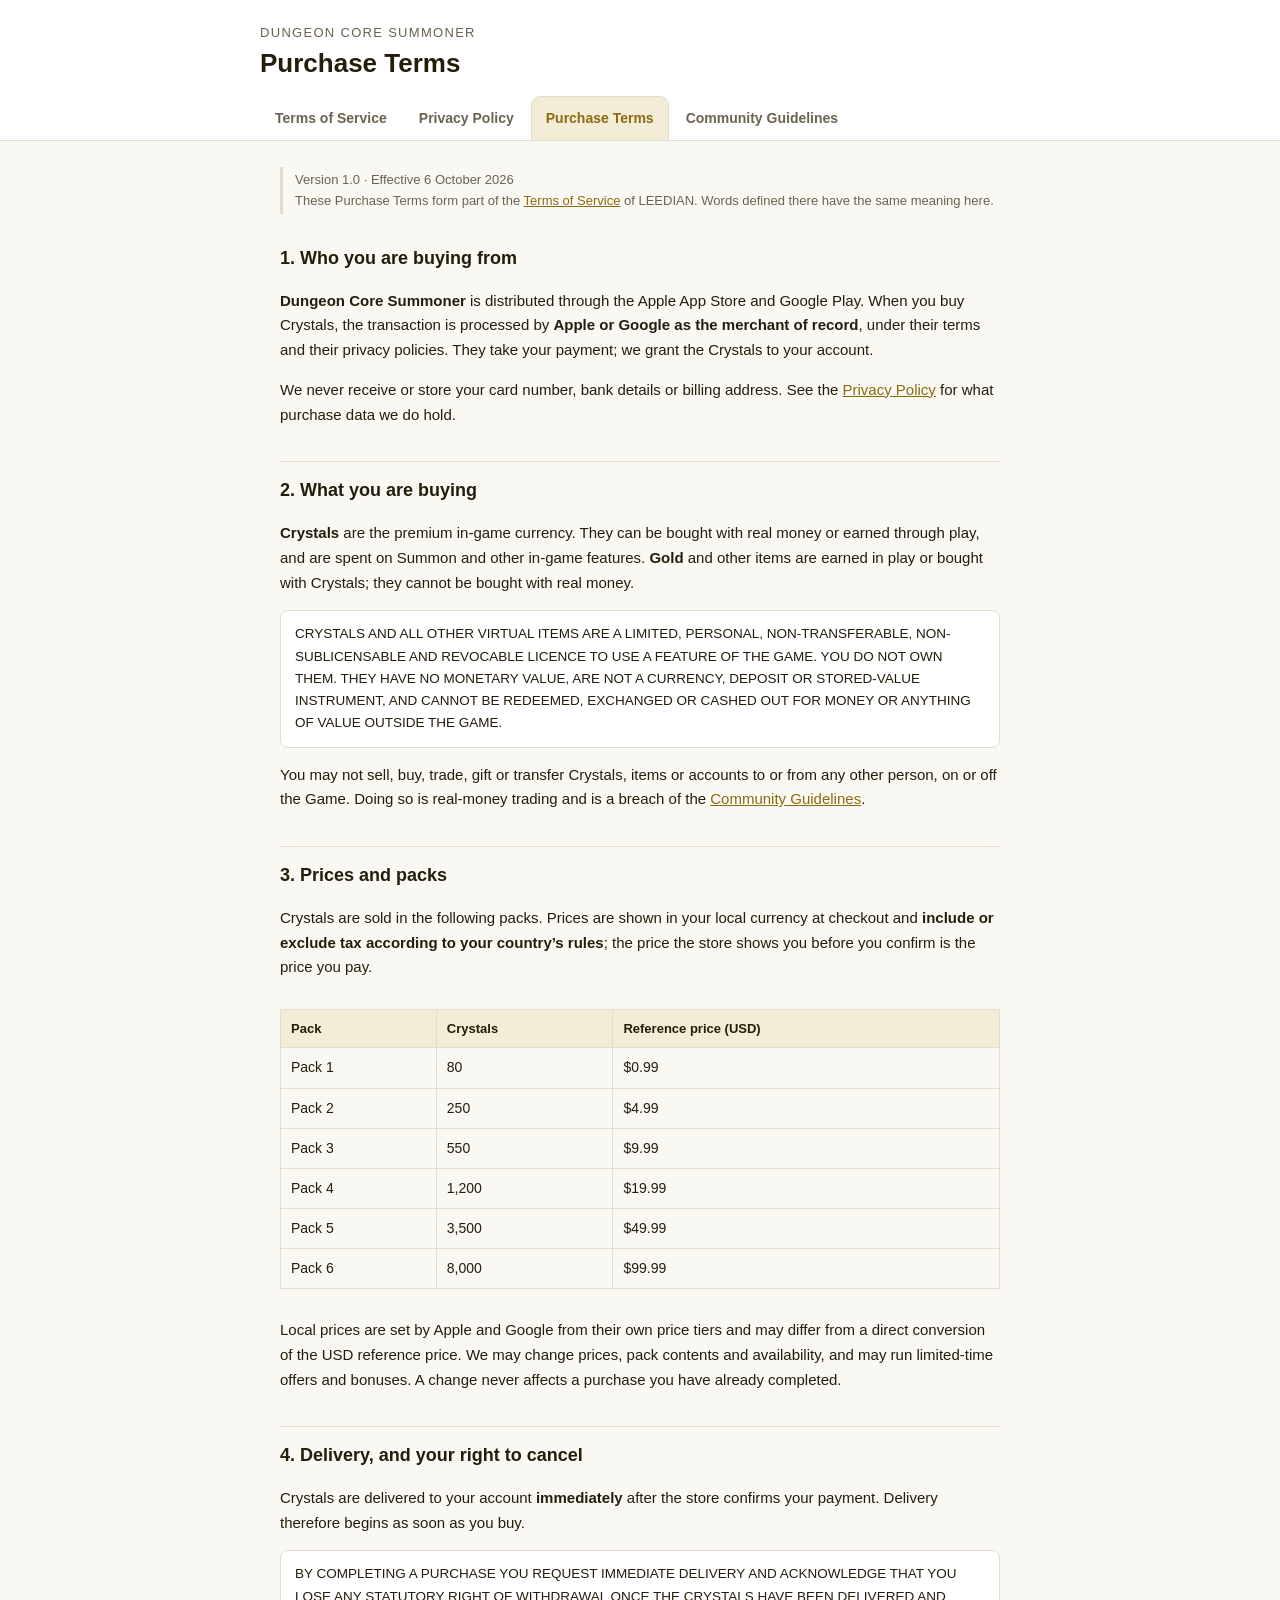
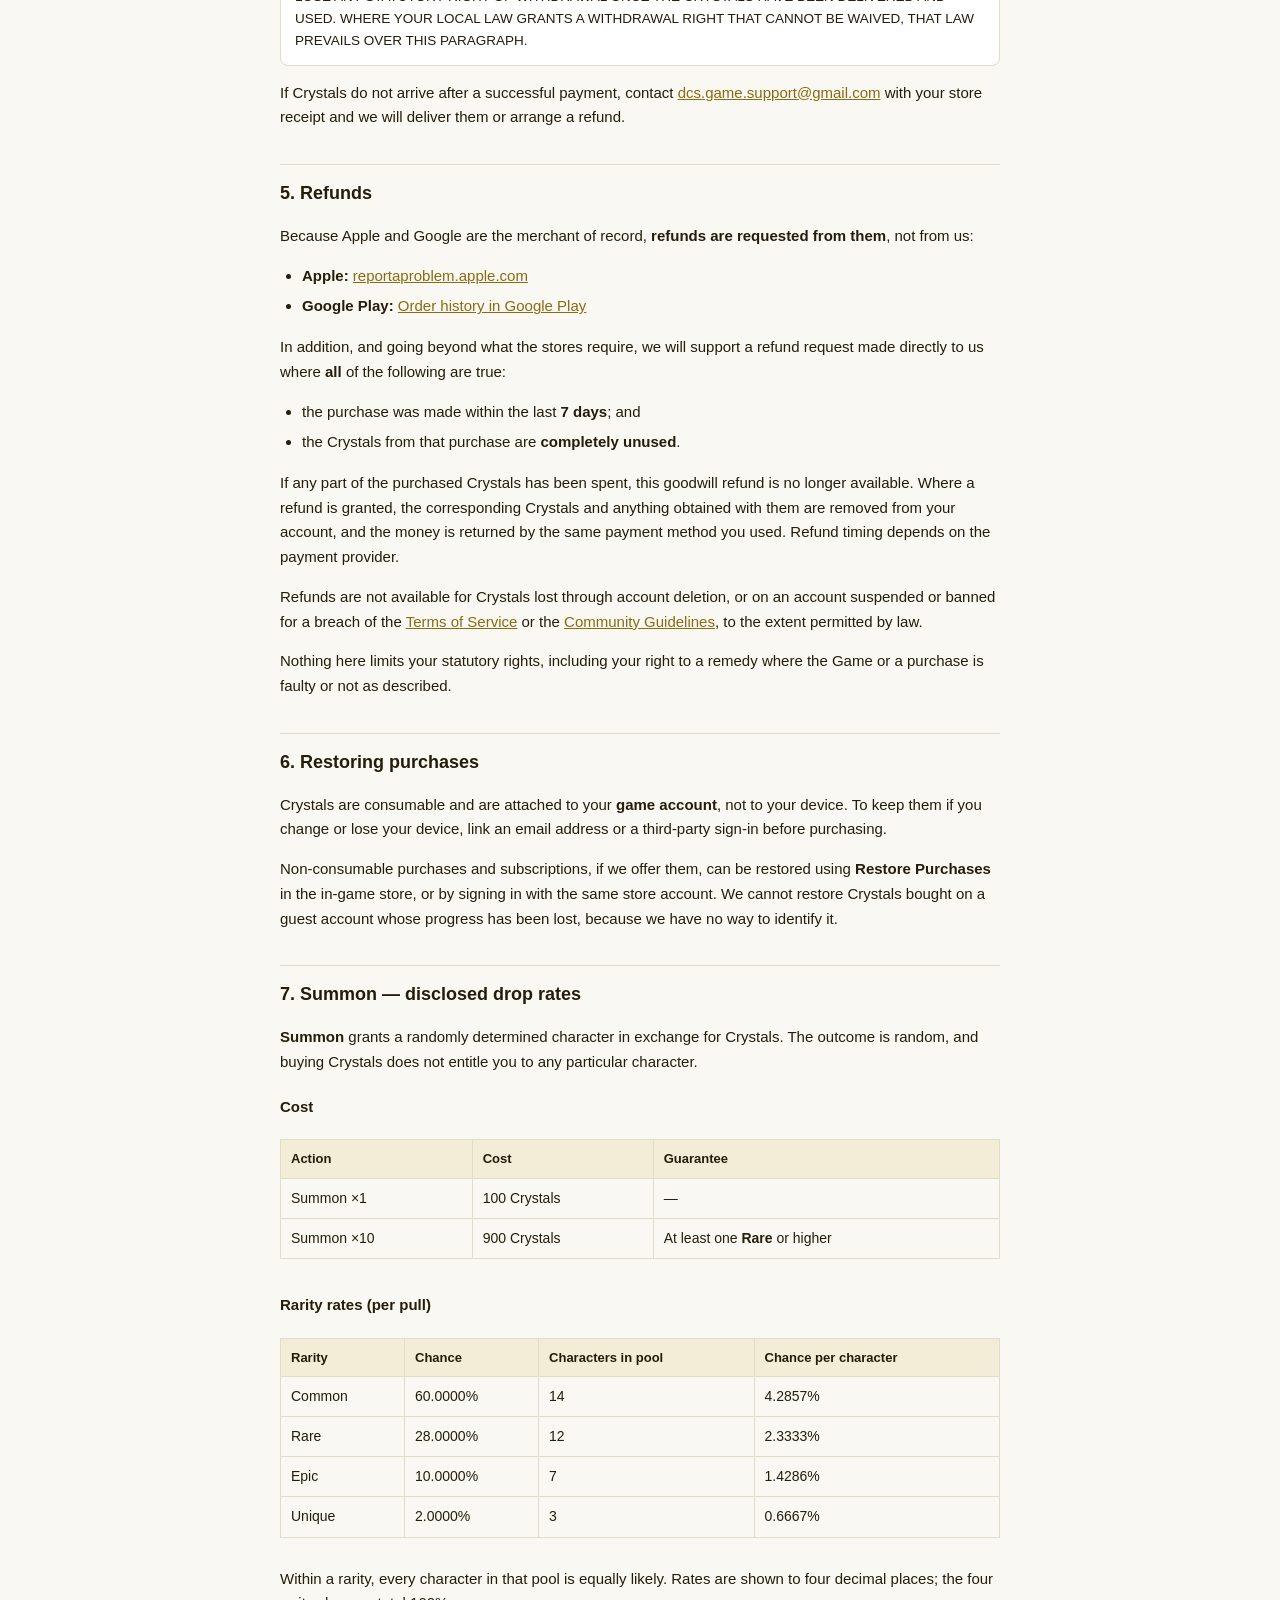
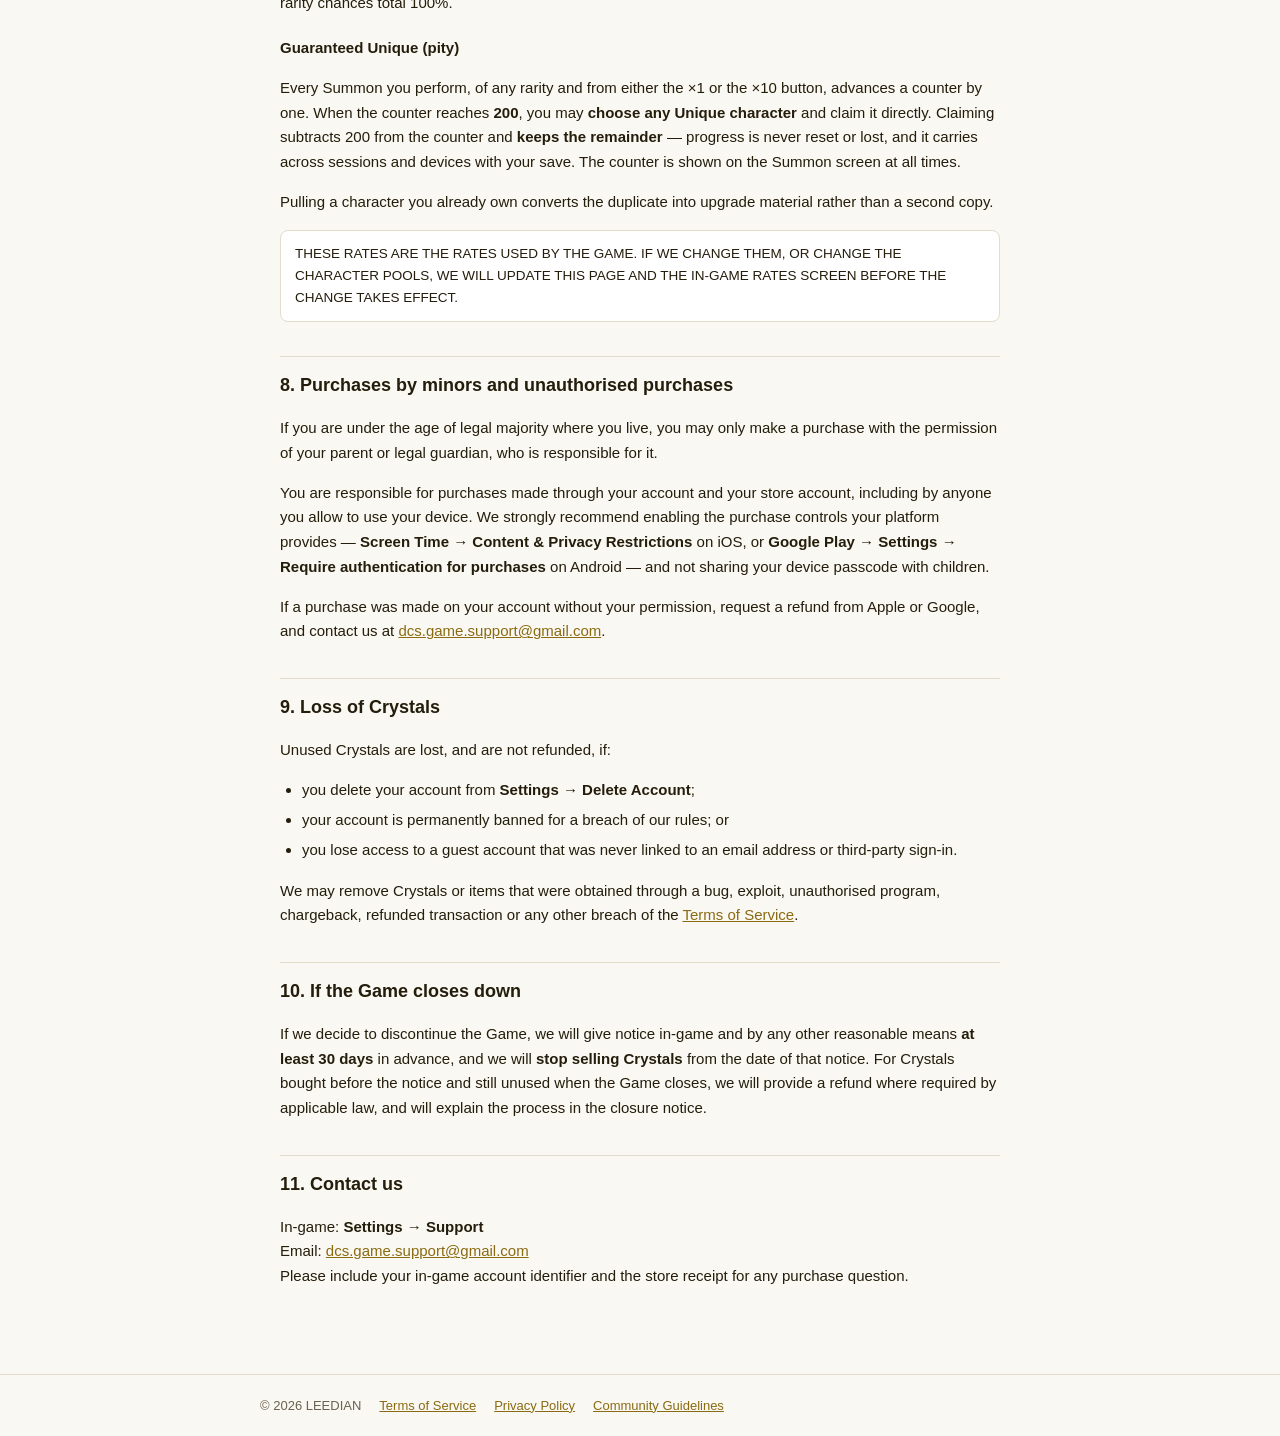
<file: en/purchase.html>
<!DOCTYPE html>
<html lang="en">
<head>
<meta charset="utf-8">
<meta name="viewport" content="width=device-width, initial-scale=1">
<title>Purchase Terms — Dungeon Core Summoner</title>
<link rel="stylesheet" href="../style.css">
</head>
<body>

<header>
  <div class="wrap">
    <p class="game">Dungeon Core Summoner</p>
    <h1>Purchase Terms</h1>
    <nav>
      <a href="terms.html">Terms of Service</a>
      <a href="privacy.html">Privacy Policy</a>
      <a href="purchase.html" aria-current="page">Purchase Terms</a>
      <a href="community.html">Community Guidelines</a>
    </nav>
  </div>
</header>

<main>

<p class="effective">
  Version 1.0 &middot; Effective 6 October 2026<br>
  These Purchase Terms form part of the <a href="terms.html">Terms of Service</a> of
  LEEDIAN. Words defined there have the same meaning here.
</p>

<h2>1. Who you are buying from</h2>
<p>
  <strong>Dungeon Core Summoner</strong> is distributed through the Apple App Store and Google
  Play. When you buy Crystals, the transaction is processed by
  <strong>Apple or Google as the merchant of record</strong>, under their terms and their
  privacy policies. They take your payment; we grant the Crystals to your account.
</p>
<p>
  We never receive or store your card number, bank details or billing address. See the
  <a href="privacy.html">Privacy Policy</a> for what purchase data we do hold.
</p>

<h2>2. What you are buying</h2>
<p>
  <strong>Crystals</strong> are the premium in-game currency. They can be bought with real
  money or earned through play, and are spent on Summon and other in-game features.
  <strong>Gold</strong> and other items are earned in play or bought with Crystals; they cannot
  be bought with real money.
</p>
<p class="caps">
  CRYSTALS AND ALL OTHER VIRTUAL ITEMS ARE A LIMITED, PERSONAL, NON-TRANSFERABLE,
  NON-SUBLICENSABLE AND REVOCABLE LICENCE TO USE A FEATURE OF THE GAME. YOU DO NOT OWN THEM.
  THEY HAVE NO MONETARY VALUE, ARE NOT A CURRENCY, DEPOSIT OR STORED-VALUE INSTRUMENT, AND
  CANNOT BE REDEEMED, EXCHANGED OR CASHED OUT FOR MONEY OR ANYTHING OF VALUE OUTSIDE THE GAME.
</p>
<p>
  You may not sell, buy, trade, gift or transfer Crystals, items or accounts to or from any
  other person, on or off the Game. Doing so is real-money trading and is a breach of the
  <a href="community.html">Community Guidelines</a>.
</p>

<h2>3. Prices and packs</h2>
<p>
  Crystals are sold in the following packs. Prices are shown in your local currency at
  checkout and <strong>include or exclude tax according to your country&rsquo;s rules</strong>;
  the price the store shows you before you confirm is the price you pay.
</p>
<div class="scroll">
<table>
  <tr><th>Pack</th><th>Crystals</th><th>Reference price (USD)</th></tr>
  <tr><td>Pack 1</td><td>80</td><td>$0.99</td></tr>
  <tr><td>Pack 2</td><td>250</td><td>$4.99</td></tr>
  <tr><td>Pack 3</td><td>550</td><td>$9.99</td></tr>
  <tr><td>Pack 4</td><td>1,200</td><td>$19.99</td></tr>
  <tr><td>Pack 5</td><td>3,500</td><td>$49.99</td></tr>
  <tr><td>Pack 6</td><td>8,000</td><td>$99.99</td></tr>
</table>
</div>
<p>
  Local prices are set by Apple and Google from their own price tiers and may differ from a
  direct conversion of the USD reference price. We may change prices, pack contents and
  availability, and may run limited-time offers and bonuses. A change never affects a purchase
  you have already completed.
</p>

<h2>4. Delivery, and your right to cancel</h2>
<p>
  Crystals are delivered to your account <strong>immediately</strong> after the store confirms
  your payment. Delivery therefore begins as soon as you buy.
</p>
<p class="caps">
  BY COMPLETING A PURCHASE YOU REQUEST IMMEDIATE DELIVERY AND ACKNOWLEDGE THAT YOU LOSE ANY
  STATUTORY RIGHT OF WITHDRAWAL ONCE THE CRYSTALS HAVE BEEN DELIVERED AND USED. WHERE YOUR
  LOCAL LAW GRANTS A WITHDRAWAL RIGHT THAT CANNOT BE WAIVED, THAT LAW PREVAILS OVER THIS
  PARAGRAPH.
</p>
<p>
  If Crystals do not arrive after a successful payment, contact
  <a href="mailto:dcs.game.support@gmail.com">dcs.game.support@gmail.com</a> with your store receipt and we will deliver them or
  arrange a refund.
</p>

<h2>5. Refunds</h2>
<p>
  Because Apple and Google are the merchant of record, <strong>refunds are requested from
  them</strong>, not from us:
</p>
<ul>
  <li><strong>Apple:</strong> <a href="https://reportaproblem.apple.com">reportaproblem.apple.com</a></li>
  <li><strong>Google Play:</strong> <a href="https://play.google.com/store/account/orderhistory">Order history in Google Play</a></li>
</ul>
<p>
  In addition, and going beyond what the stores require, we will support a refund request made
  directly to us where <strong>all</strong> of the following are true:
</p>
<ul>
  <li>the purchase was made within the last <strong>7 days</strong>; and</li>
  <li>the Crystals from that purchase are <strong>completely unused</strong>.</li>
</ul>
<p>
  If any part of the purchased Crystals has been spent, this goodwill refund is no longer
  available. Where a refund is granted, the corresponding Crystals and anything obtained with
  them are removed from your account, and the money is returned by the same payment method you
  used. Refund timing depends on the payment provider.
</p>
<p>
  Refunds are not available for Crystals lost through account deletion, or on an account
  suspended or banned for a breach of the <a href="terms.html">Terms of Service</a> or the
  <a href="community.html">Community Guidelines</a>, to the extent permitted by law.
</p>
<p>
  Nothing here limits your statutory rights, including your right to a remedy where the Game
  or a purchase is faulty or not as described.
</p>

<h2>6. Restoring purchases</h2>
<p>
  Crystals are consumable and are attached to your <strong>game account</strong>, not to your
  device. To keep them if you change or lose your device, link an email address or a
  third-party sign-in before purchasing.
</p>
<p>
  Non-consumable purchases and subscriptions, if we offer them, can be restored using
  <strong>Restore Purchases</strong> in the in-game store, or by signing in with the same store
  account. We cannot restore Crystals bought on a guest account whose progress has been lost,
  because we have no way to identify it.
</p>

<h2 id="rates">7. Summon &mdash; disclosed drop rates</h2>
<p>
  <strong>Summon</strong> grants a randomly determined character in exchange for Crystals. The
  outcome is random, and buying Crystals does not entitle you to any particular character.
</p>

<h3>Cost</h3>
<div class="scroll">
<table>
  <tr><th>Action</th><th>Cost</th><th>Guarantee</th></tr>
  <tr><td>Summon &times;1</td><td>100 Crystals</td><td>&mdash;</td></tr>
  <tr><td>Summon &times;10</td><td>900 Crystals</td><td>At least one <strong>Rare</strong> or higher</td></tr>
</table>
</div>

<h3>Rarity rates (per pull)</h3>
<div class="scroll">
<table>
  <tr><th>Rarity</th><th>Chance</th><th>Characters in pool</th><th>Chance per character</th></tr>
  <tr><td>Common</td><td>60.0000%</td><td>14</td><td>4.2857%</td></tr>
  <tr><td>Rare</td><td>28.0000%</td><td>12</td><td>2.3333%</td></tr>
  <tr><td>Epic</td><td>10.0000%</td><td>7</td><td>1.4286%</td></tr>
  <tr><td>Unique</td><td>2.0000%</td><td>3</td><td>0.6667%</td></tr>
</table>
</div>
<p>
  Within a rarity, every character in that pool is equally likely. Rates are shown to four
  decimal places; the four rarity chances total 100%.
</p>

<h3>Guaranteed Unique (pity)</h3>
<p>
  Every Summon you perform, of any rarity and from either the &times;1 or the &times;10 button,
  advances a counter by one. When the counter reaches <strong>200</strong>, you may
  <strong>choose any Unique character</strong> and claim it directly. Claiming subtracts 200
  from the counter and <strong>keeps the remainder</strong> &mdash; progress is never reset or
  lost, and it carries across sessions and devices with your save. The counter is shown on the
  Summon screen at all times.
</p>
<p>
  Pulling a character you already own converts the duplicate into upgrade material rather than
  a second copy.
</p>
<p class="caps">
  THESE RATES ARE THE RATES USED BY THE GAME. IF WE CHANGE THEM, OR CHANGE THE CHARACTER POOLS,
  WE WILL UPDATE THIS PAGE AND THE IN-GAME RATES SCREEN BEFORE THE CHANGE TAKES EFFECT.
</p>

<h2>8. Purchases by minors and unauthorised purchases</h2>
<p>
  If you are under the age of legal majority where you live, you may only make a purchase with
  the permission of your parent or legal guardian, who is responsible for it.
</p>
<p>
  You are responsible for purchases made through your account and your store account,
  including by anyone you allow to use your device. We strongly recommend enabling the purchase
  controls your platform provides &mdash; <strong>Screen Time &rarr; Content &amp; Privacy
  Restrictions</strong> on iOS, or <strong>Google Play &rarr; Settings &rarr; Require
  authentication for purchases</strong> on Android &mdash; and not sharing your device
  passcode with children.
</p>
<p>
  If a purchase was made on your account without your permission, request a refund from Apple
  or Google, and contact us at <a href="mailto:dcs.game.support@gmail.com">dcs.game.support@gmail.com</a>.
</p>

<h2>9. Loss of Crystals</h2>
<p>Unused Crystals are lost, and are not refunded, if:</p>
<ul>
  <li>you delete your account from <strong>Settings &rarr; Delete Account</strong>;</li>
  <li>your account is permanently banned for a breach of our rules; or</li>
  <li>you lose access to a guest account that was never linked to an email address or
      third-party sign-in.</li>
</ul>
<p>
  We may remove Crystals or items that were obtained through a bug, exploit, unauthorised
  program, chargeback, refunded transaction or any other breach of the
  <a href="terms.html">Terms of Service</a>.
</p>

<h2>10. If the Game closes down</h2>
<p>
  If we decide to discontinue the Game, we will give notice in-game and by any other reasonable
  means <strong>at least 30 days</strong> in advance, and we will <strong>stop selling
  Crystals</strong> from the date of that notice. For Crystals bought before the notice and
  still unused when the Game closes, we will provide a refund where required by applicable law,
  and will explain the process in the closure notice.
</p>

<h2>11. Contact us</h2>
<p>
  In-game: <strong>Settings &rarr; Support</strong><br>
  Email: <a href="mailto:dcs.game.support@gmail.com">dcs.game.support@gmail.com</a><br>
  Please include your in-game account identifier and the store receipt for any purchase
  question.
</p>

</main>

<footer>
  <div class="wrap">
    <span>&copy; 2026 LEEDIAN</span>
    <a href="terms.html">Terms of Service</a>
    <a href="privacy.html">Privacy Policy</a>
    <a href="community.html">Community Guidelines</a>
  </div>
</footer>

</body>
</html>
</file>
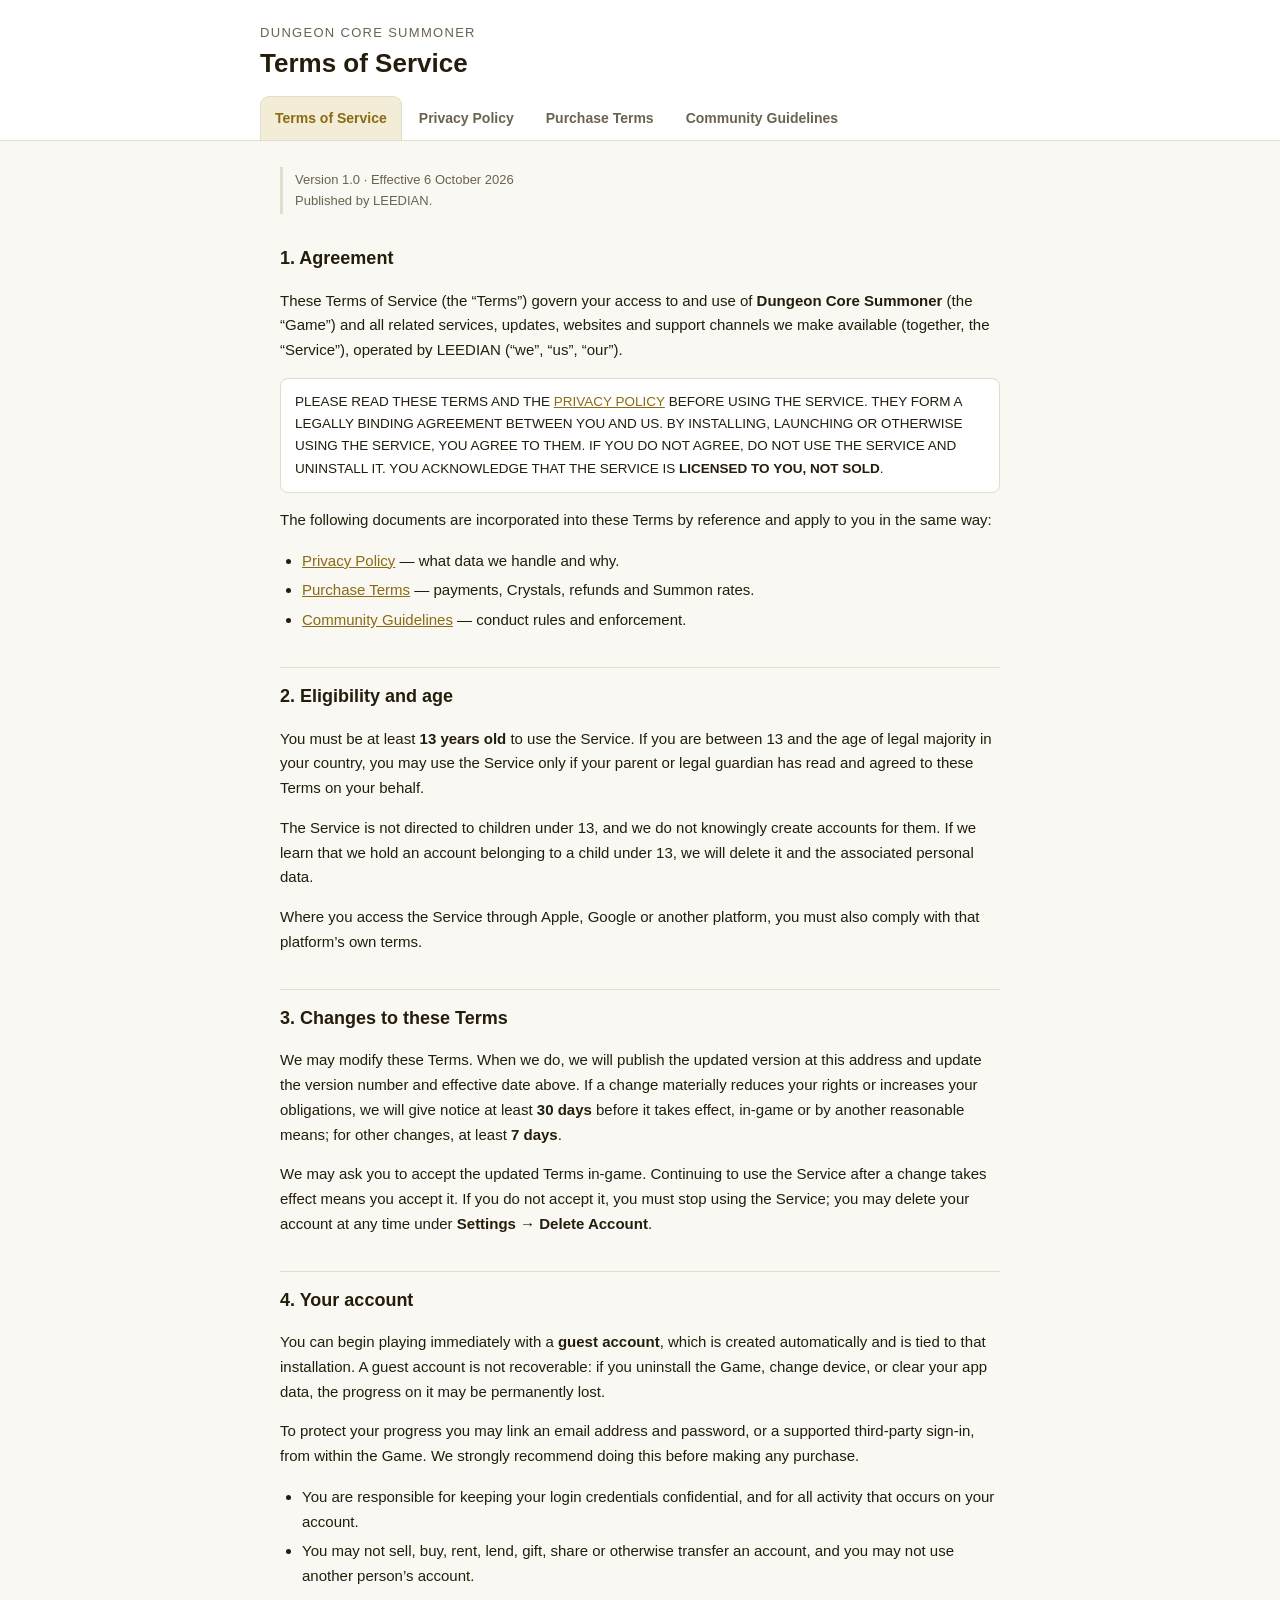
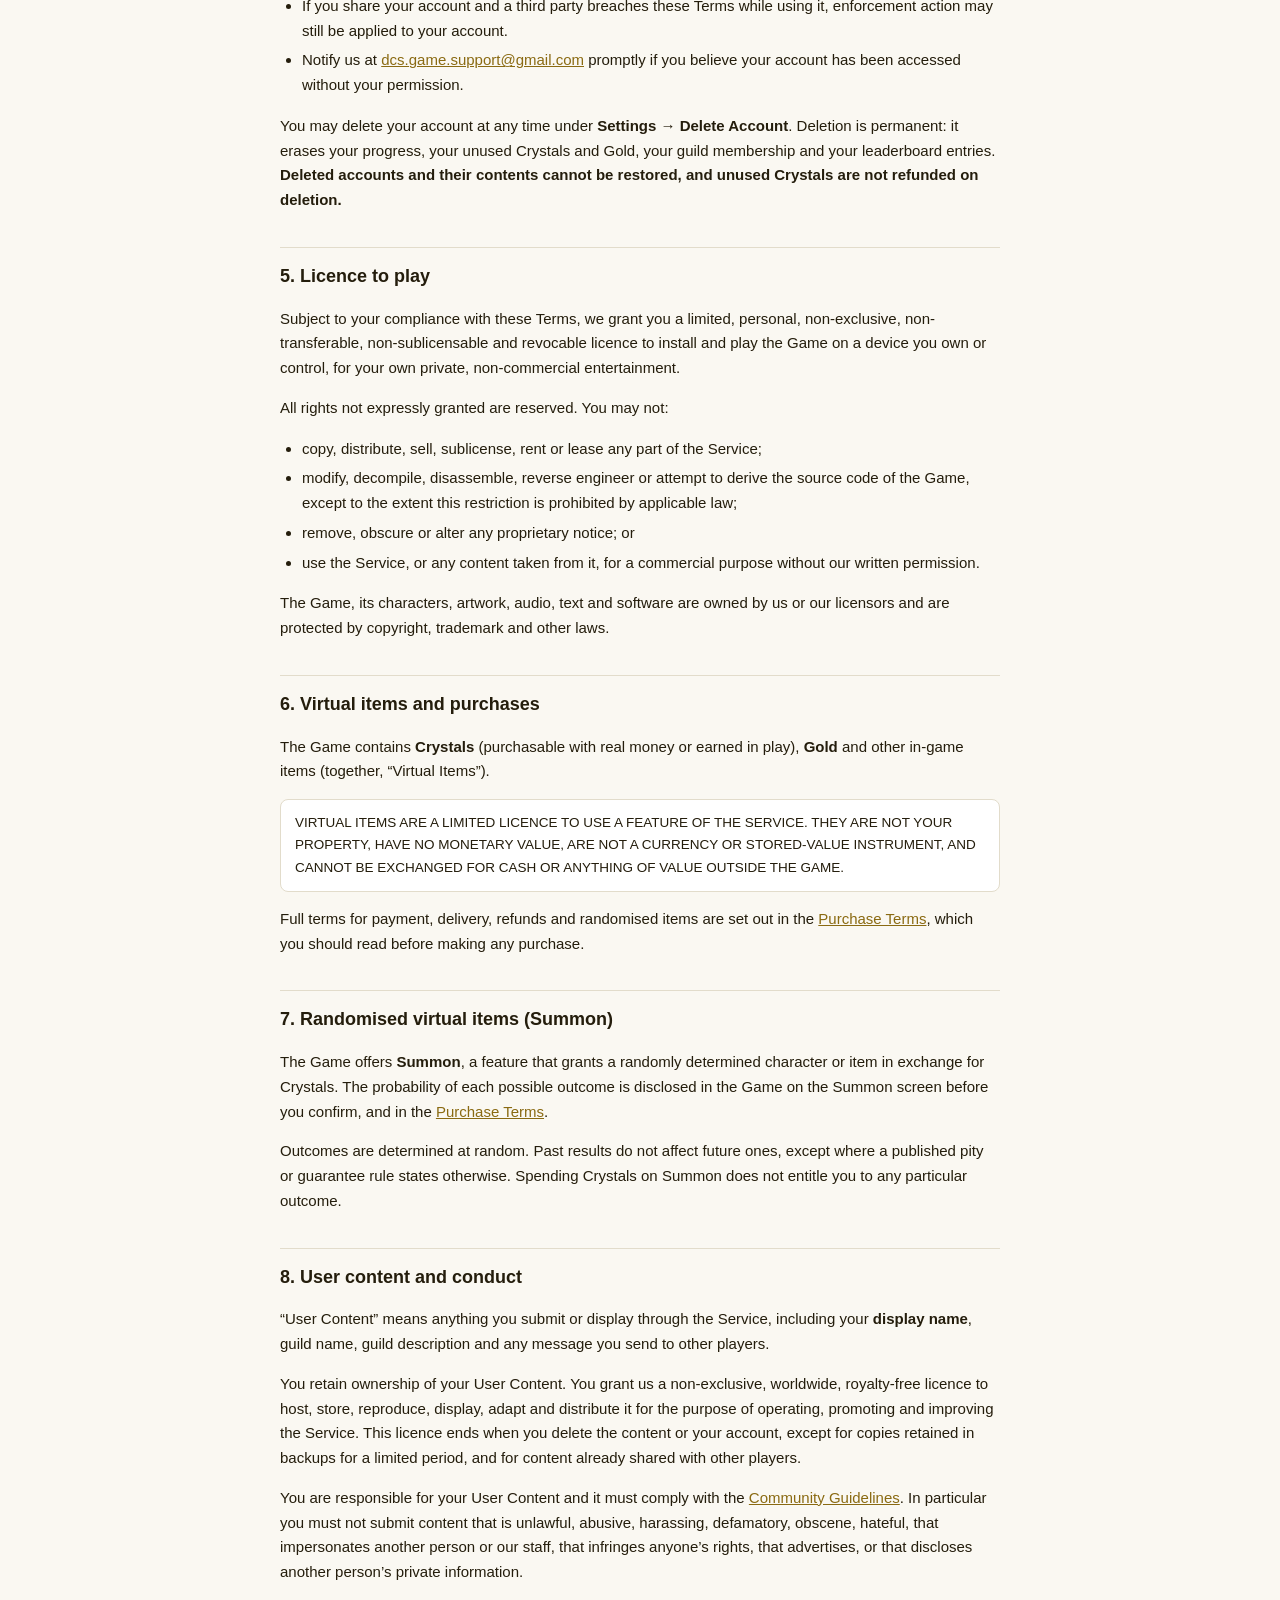
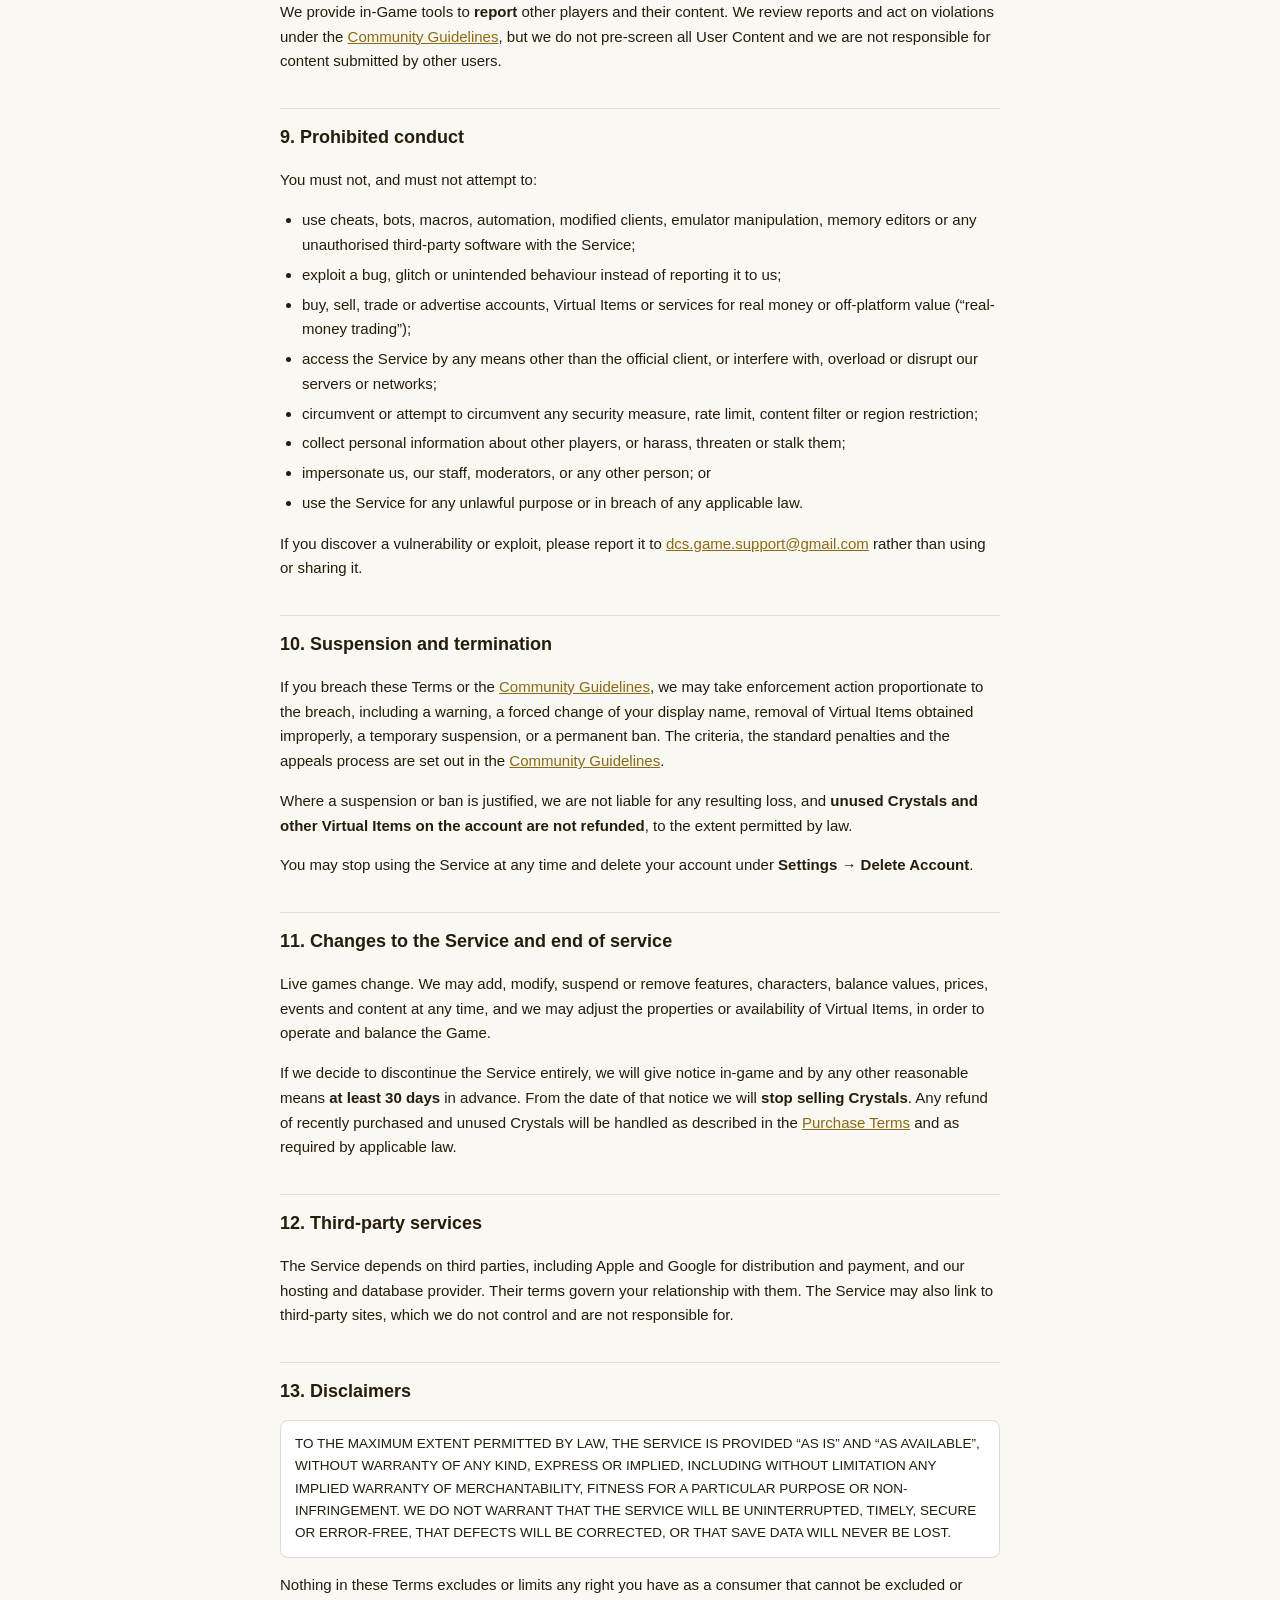
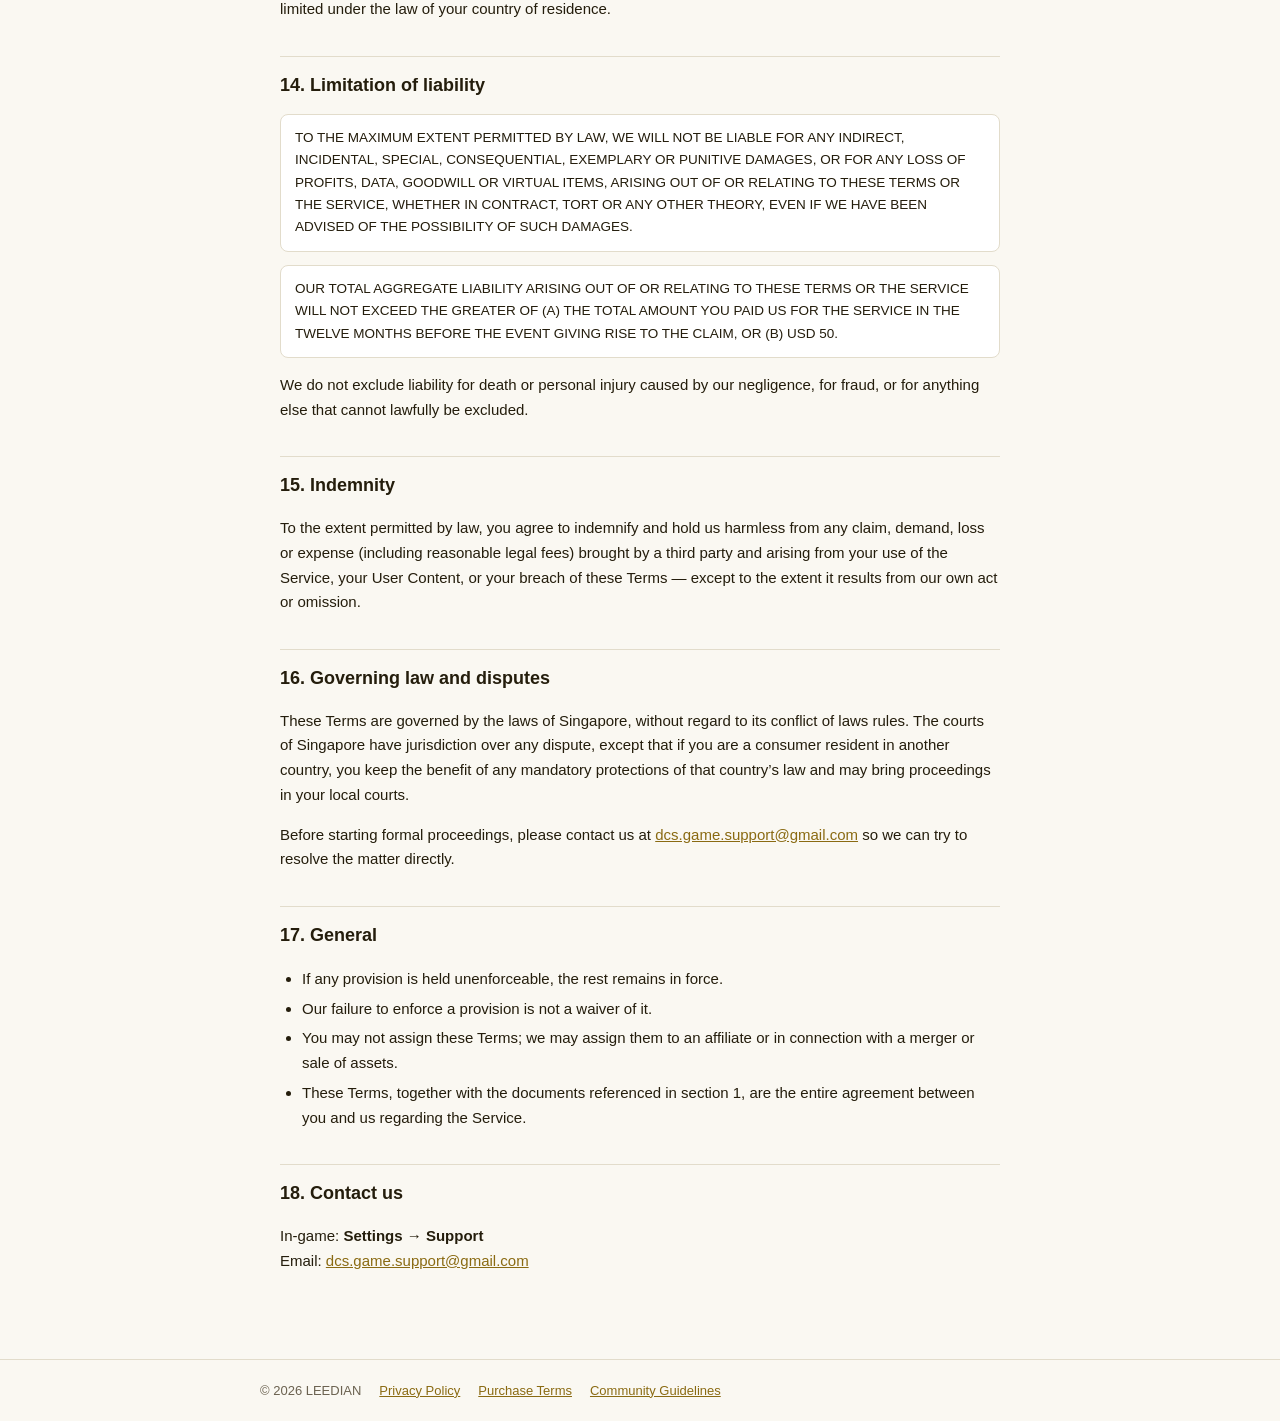
<file: en/terms.html>
<!DOCTYPE html>
<html lang="en">
<head>
<meta charset="utf-8">
<meta name="viewport" content="width=device-width, initial-scale=1">
<title>Terms of Service — Dungeon Core Summoner</title>
<link rel="stylesheet" href="../style.css">
</head>
<body>

<header>
  <div class="wrap">
    <p class="game">Dungeon Core Summoner</p>
    <h1>Terms of Service</h1>
    <nav>
      <a href="terms.html" aria-current="page">Terms of Service</a>
      <a href="privacy.html">Privacy Policy</a>
      <a href="purchase.html">Purchase Terms</a>
      <a href="community.html">Community Guidelines</a>
    </nav>
  </div>
</header>

<main>

<p class="effective">
  Version 1.0 &middot; Effective 6 October 2026<br>
  Published by LEEDIAN.
</p>

<h2>1. Agreement</h2>
<p>
  These Terms of Service (the &ldquo;Terms&rdquo;) govern your access to and use of
  <strong>Dungeon Core Summoner</strong> (the &ldquo;Game&rdquo;) and all related
  services, updates, websites and support channels we make available (together,
  the &ldquo;Service&rdquo;), operated by
  LEEDIAN (&ldquo;we&rdquo;, &ldquo;us&rdquo;, &ldquo;our&rdquo;).
</p>
<p class="caps">
  PLEASE READ THESE TERMS AND THE <a href="privacy.html">PRIVACY POLICY</a> BEFORE
  USING THE SERVICE. THEY FORM A LEGALLY BINDING AGREEMENT BETWEEN YOU AND US. BY
  INSTALLING, LAUNCHING OR OTHERWISE USING THE SERVICE, YOU AGREE TO THEM. IF YOU
  DO NOT AGREE, DO NOT USE THE SERVICE AND UNINSTALL IT. YOU ACKNOWLEDGE THAT THE
  SERVICE IS <strong>LICENSED TO YOU, NOT SOLD</strong>.
</p>
<p>
  The following documents are incorporated into these Terms by reference and apply
  to you in the same way:
</p>
<ul>
  <li><a href="privacy.html">Privacy Policy</a> &mdash; what data we handle and why.</li>
  <li><a href="purchase.html">Purchase Terms</a> &mdash; payments, Crystals, refunds and Summon rates.</li>
  <li><a href="community.html">Community Guidelines</a> &mdash; conduct rules and enforcement.</li>
</ul>

<h2>2. Eligibility and age</h2>
<p>
  You must be at least <strong>13 years old</strong> to use the Service. If you are
  between 13 and the age of legal majority in your country, you may use the Service
  only if your parent or legal guardian has read and agreed to these Terms on your
  behalf.
</p>
<p>
  The Service is not directed to children under 13, and we do not knowingly create
  accounts for them. If we learn that we hold an account belonging to a child under
  13, we will delete it and the associated personal data.
</p>
<p>
  Where you access the Service through Apple, Google or another platform, you must
  also comply with that platform&rsquo;s own terms.
</p>

<h2>3. Changes to these Terms</h2>
<p>
  We may modify these Terms. When we do, we will publish the updated version at this
  address and update the version number and effective date above. If a change
  materially reduces your rights or increases your obligations, we will give notice
  at least <strong>30 days</strong> before it takes effect, in-game or by another
  reasonable means; for other changes, at least <strong>7 days</strong>.
</p>
<p>
  We may ask you to accept the updated Terms in-game. Continuing to use the Service
  after a change takes effect means you accept it. If you do not accept it, you must
  stop using the Service; you may delete your account at any time under
  <strong>Settings &rarr; Delete Account</strong>.
</p>

<h2>4. Your account</h2>
<p>
  You can begin playing immediately with a <strong>guest account</strong>, which is
  created automatically and is tied to that installation. A guest account is not
  recoverable: if you uninstall the Game, change device, or clear your app data, the
  progress on it may be permanently lost.
</p>
<p>
  To protect your progress you may link an email address and password, or a supported
  third-party sign-in, from within the Game. We strongly recommend doing this before
  making any purchase.
</p>
<ul>
  <li>You are responsible for keeping your login credentials confidential, and for all
      activity that occurs on your account.</li>
  <li>You may not sell, buy, rent, lend, gift, share or otherwise transfer an account,
      and you may not use another person&rsquo;s account.</li>
  <li>If you share your account and a third party breaches these Terms while using it,
      enforcement action may still be applied to your account.</li>
  <li>Notify us at <a href="mailto:dcs.game.support@gmail.com">dcs.game.support@gmail.com</a> promptly if you believe
      your account has been accessed without your permission.</li>
</ul>
<p>
  You may delete your account at any time under
  <strong>Settings &rarr; Delete Account</strong>. Deletion is permanent: it erases
  your progress, your unused Crystals and Gold, your guild membership and your
  leaderboard entries. <strong>Deleted accounts and their contents cannot be restored,
  and unused Crystals are not refunded on deletion.</strong>
</p>

<h2>5. Licence to play</h2>
<p>
  Subject to your compliance with these Terms, we grant you a limited, personal,
  non-exclusive, non-transferable, non-sublicensable and revocable licence to install
  and play the Game on a device you own or control, for your own private,
  non-commercial entertainment.
</p>
<p>All rights not expressly granted are reserved. You may not:</p>
<ul>
  <li>copy, distribute, sell, sublicense, rent or lease any part of the Service;</li>
  <li>modify, decompile, disassemble, reverse engineer or attempt to derive the source
      code of the Game, except to the extent this restriction is prohibited by
      applicable law;</li>
  <li>remove, obscure or alter any proprietary notice; or</li>
  <li>use the Service, or any content taken from it, for a commercial purpose without
      our written permission.</li>
</ul>
<p>
  The Game, its characters, artwork, audio, text and software are owned by us or our
  licensors and are protected by copyright, trademark and other laws.
</p>

<h2>6. Virtual items and purchases</h2>
<p>
  The Game contains <strong>Crystals</strong> (purchasable with real money or earned in
  play), <strong>Gold</strong> and other in-game items (together, &ldquo;Virtual
  Items&rdquo;).
</p>
<p class="caps">
  VIRTUAL ITEMS ARE A LIMITED LICENCE TO USE A FEATURE OF THE SERVICE. THEY ARE NOT
  YOUR PROPERTY, HAVE NO MONETARY VALUE, ARE NOT A CURRENCY OR STORED-VALUE
  INSTRUMENT, AND CANNOT BE EXCHANGED FOR CASH OR ANYTHING OF VALUE OUTSIDE THE GAME.
</p>
<p>
  Full terms for payment, delivery, refunds and randomised items are set out in the
  <a href="purchase.html">Purchase Terms</a>, which you should read before making any
  purchase.
</p>

<h2>7. Randomised virtual items (Summon)</h2>
<p>
  The Game offers <strong>Summon</strong>, a feature that grants a randomly determined
  character or item in exchange for Crystals. The probability of each possible outcome
  is disclosed in the Game on the Summon screen before you confirm, and in the
  <a href="purchase.html#rates">Purchase Terms</a>.
</p>
<p>
  Outcomes are determined at random. Past results do not affect future ones, except
  where a published pity or guarantee rule states otherwise. Spending Crystals on
  Summon does not entitle you to any particular outcome.
</p>

<h2>8. User content and conduct</h2>
<p>
  &ldquo;User Content&rdquo; means anything you submit or display through the Service,
  including your <strong>display name</strong>, guild name, guild description and any
  message you send to other players.
</p>
<p>
  You retain ownership of your User Content. You grant us a non-exclusive, worldwide,
  royalty-free licence to host, store, reproduce, display, adapt and distribute it for
  the purpose of operating, promoting and improving the Service. This licence ends when
  you delete the content or your account, except for copies retained in backups for a
  limited period, and for content already shared with other players.
</p>
<p>
  You are responsible for your User Content and it must comply with the
  <a href="community.html">Community Guidelines</a>. In particular you must not submit
  content that is unlawful, abusive, harassing, defamatory, obscene, hateful, that
  impersonates another person or our staff, that infringes anyone&rsquo;s rights, that
  advertises, or that discloses another person&rsquo;s private information.
</p>
<p>
  We provide in-Game tools to <strong>report</strong> other players and their content.
  We review reports and act on violations under the
  <a href="community.html">Community Guidelines</a>, but we do not pre-screen all User
  Content and we are not responsible for content submitted by other users.
</p>

<h2>9. Prohibited conduct</h2>
<p>You must not, and must not attempt to:</p>
<ul>
  <li>use cheats, bots, macros, automation, modified clients, emulator manipulation,
      memory editors or any unauthorised third-party software with the Service;</li>
  <li>exploit a bug, glitch or unintended behaviour instead of reporting it to us;</li>
  <li>buy, sell, trade or advertise accounts, Virtual Items or services for real money
      or off-platform value (&ldquo;real-money trading&rdquo;);</li>
  <li>access the Service by any means other than the official client, or interfere with,
      overload or disrupt our servers or networks;</li>
  <li>circumvent or attempt to circumvent any security measure, rate limit, content
      filter or region restriction;</li>
  <li>collect personal information about other players, or harass, threaten or stalk
      them;</li>
  <li>impersonate us, our staff, moderators, or any other person; or</li>
  <li>use the Service for any unlawful purpose or in breach of any applicable law.</li>
</ul>
<p>
  If you discover a vulnerability or exploit, please report it to
  <a href="mailto:dcs.game.support@gmail.com">dcs.game.support@gmail.com</a> rather than using or sharing it.
</p>

<h2>10. Suspension and termination</h2>
<p>
  If you breach these Terms or the <a href="community.html">Community Guidelines</a>,
  we may take enforcement action proportionate to the breach, including a warning, a
  forced change of your display name, removal of Virtual Items obtained improperly, a
  temporary suspension, or a permanent ban. The criteria, the standard penalties and
  the appeals process are set out in the
  <a href="community.html">Community Guidelines</a>.
</p>
<p>
  Where a suspension or ban is justified, we are not liable for any resulting loss, and
  <strong>unused Crystals and other Virtual Items on the account are not refunded</strong>,
  to the extent permitted by law.
</p>
<p>
  You may stop using the Service at any time and delete your account under
  <strong>Settings &rarr; Delete Account</strong>.
</p>

<h2>11. Changes to the Service and end of service</h2>
<p>
  Live games change. We may add, modify, suspend or remove features, characters, balance
  values, prices, events and content at any time, and we may adjust the properties or
  availability of Virtual Items, in order to operate and balance the Game.
</p>
<p>
  If we decide to discontinue the Service entirely, we will give notice in-game and by
  any other reasonable means <strong>at least 30 days</strong> in advance. From the date
  of that notice we will <strong>stop selling Crystals</strong>. Any refund of recently
  purchased and unused Crystals will be handled as described in the
  <a href="purchase.html">Purchase Terms</a> and as required by applicable law.
</p>

<h2>12. Third-party services</h2>
<p>
  The Service depends on third parties, including Apple and Google for distribution and
  payment, and our hosting and database provider. Their terms govern your relationship
  with them. The Service may also link to third-party sites, which we do not control and
  are not responsible for.
</p>

<h2>13. Disclaimers</h2>
<p class="caps">
  TO THE MAXIMUM EXTENT PERMITTED BY LAW, THE SERVICE IS PROVIDED &ldquo;AS IS&rdquo;
  AND &ldquo;AS AVAILABLE&rdquo;, WITHOUT WARRANTY OF ANY KIND, EXPRESS OR IMPLIED,
  INCLUDING WITHOUT LIMITATION ANY IMPLIED WARRANTY OF MERCHANTABILITY, FITNESS FOR A
  PARTICULAR PURPOSE OR NON-INFRINGEMENT. WE DO NOT WARRANT THAT THE SERVICE WILL BE
  UNINTERRUPTED, TIMELY, SECURE OR ERROR-FREE, THAT DEFECTS WILL BE CORRECTED, OR THAT
  SAVE DATA WILL NEVER BE LOST.
</p>
<p>
  Nothing in these Terms excludes or limits any right you have as a consumer that cannot
  be excluded or limited under the law of your country of residence.
</p>

<h2>14. Limitation of liability</h2>
<p class="caps">
  TO THE MAXIMUM EXTENT PERMITTED BY LAW, WE WILL NOT BE LIABLE FOR ANY INDIRECT,
  INCIDENTAL, SPECIAL, CONSEQUENTIAL, EXEMPLARY OR PUNITIVE DAMAGES, OR FOR ANY LOSS OF
  PROFITS, DATA, GOODWILL OR VIRTUAL ITEMS, ARISING OUT OF OR RELATING TO THESE TERMS OR
  THE SERVICE, WHETHER IN CONTRACT, TORT OR ANY OTHER THEORY, EVEN IF WE HAVE BEEN
  ADVISED OF THE POSSIBILITY OF SUCH DAMAGES.
</p>
<p class="caps">
  OUR TOTAL AGGREGATE LIABILITY ARISING OUT OF OR RELATING TO THESE TERMS OR THE SERVICE
  WILL NOT EXCEED THE GREATER OF (A) THE TOTAL AMOUNT YOU PAID US FOR THE SERVICE IN THE
  TWELVE MONTHS BEFORE THE EVENT GIVING RISE TO THE CLAIM, OR (B)
  USD 50.
</p>
<p>
  We do not exclude liability for death or personal injury caused by our negligence, for
  fraud, or for anything else that cannot lawfully be excluded.
</p>

<h2>15. Indemnity</h2>
<p>
  To the extent permitted by law, you agree to indemnify and hold us harmless from any
  claim, demand, loss or expense (including reasonable legal fees) brought by a third
  party and arising from your use of the Service, your User Content, or your breach of
  these Terms &mdash; except to the extent it results from our own act or omission.
</p>

<h2>16. Governing law and disputes</h2>
<p>
  These Terms are governed by the laws of Singapore,
  without regard to its conflict of laws rules. The courts of
  Singapore have jurisdiction over any dispute, except
  that if you are a consumer resident in another country, you keep the benefit of any
  mandatory protections of that country&rsquo;s law and may bring proceedings in your
  local courts.
</p>
<p>
  Before starting formal proceedings, please contact us at
  <a href="mailto:dcs.game.support@gmail.com">dcs.game.support@gmail.com</a> so we can try to resolve the matter directly.
</p>

<h2>17. General</h2>
<ul>
  <li>If any provision is held unenforceable, the rest remains in force.</li>
  <li>Our failure to enforce a provision is not a waiver of it.</li>
  <li>You may not assign these Terms; we may assign them to an affiliate or in connection
      with a merger or sale of assets.</li>
  <li>These Terms, together with the documents referenced in section 1, are the entire
      agreement between you and us regarding the Service.</li>
</ul>

<h2>18. Contact us</h2>
<p>
  In-game: <strong>Settings &rarr; Support</strong><br>
  Email: <a href="mailto:dcs.game.support@gmail.com">dcs.game.support@gmail.com</a>
</p>

</main>

<footer>
  <div class="wrap">
    <span>&copy; 2026 LEEDIAN</span>
    <a href="privacy.html">Privacy Policy</a>
    <a href="purchase.html">Purchase Terms</a>
    <a href="community.html">Community Guidelines</a>
  </div>
</footer>

</body>
</html>
</file>
<file: style.css>
/* Dungeon Core Summoner — legal documents
   Mobile-first: these pages are opened almost entirely from inside the game,
   on a phone, through the system browser. */

:root {
  color-scheme: light dark;
  --bg:      #faf8f2;
  --panel:   #ffffff;
  --ink:     #241d0c;
  --muted:   #6b6250;
  --rule:    #e2dccb;
  --accent:  #8a6a12;
  --accentbg:#f3ecd6;
  --fill-bg: #ffe9a8;
  --fill-ink:#5a4300;
}

@media (prefers-color-scheme: dark) {
  :root {
    --bg:      #16140f;
    --panel:   #1e1b15;
    --ink:     #ece5d4;
    --muted:   #a49b85;
    --rule:    #35301f;
    --accent:  #d8b558;
    --accentbg:#2a2517;
    --fill-bg: #4a3a08;
    --fill-ink:#ffe9a8;
  }
}

* { box-sizing: border-box; }

body {
  margin: 0;
  background: var(--bg);
  color: var(--ink);
  font: 16px/1.65 -apple-system, BlinkMacSystemFont, "Segoe UI", Roboto,
        "Helvetica Neue", "Noto Sans", "Noto Sans SC", "Noto Sans JP",
        "Noto Sans KR", sans-serif;
  -webkit-text-size-adjust: 100%;
}

header {
  background: var(--panel);
  border-bottom: 1px solid var(--rule);
  padding: 22px 20px 0;
}

.wrap { max-width: 760px; margin: 0 auto; }

.game {
  font-size: 13px;
  letter-spacing: .10em;
  text-transform: uppercase;
  color: var(--muted);
  margin: 0 0 4px;
}

h1 { font-size: 26px; line-height: 1.25; margin: 0 0 16px; }

nav { display: flex; flex-wrap: wrap; gap: 2px; }

nav a {
  display: block;
  padding: 10px 14px;
  font-size: 14px;
  font-weight: 600;
  text-decoration: none;
  color: var(--muted);
  border: 1px solid transparent;
  border-bottom: none;
  border-radius: 9px 9px 0 0;
  white-space: nowrap;
}

nav a:hover { color: var(--ink); }

nav a[aria-current="page"] {
  color: var(--accent);
  background: var(--accentbg);
  border-color: var(--rule);
}

main { max-width: 760px; margin: 0 auto; padding: 26px 20px 70px; }

.effective {
  font-size: 13px;
  color: var(--muted);
  border-left: 3px solid var(--rule);
  padding: 2px 0 2px 12px;
  margin: 0 0 30px;
}

h2 {
  font-size: 18px;
  margin: 34px 0 10px;
  padding-top: 14px;
  border-top: 1px solid var(--rule);
}

h2:first-of-type { border-top: none; padding-top: 0; margin-top: 0; }

h3 { font-size: 15px; margin: 20px 0 6px; }

p, li { font-size: 15px; }

ul, ol { padding-left: 22px; }

li { margin: 5px 0; }

a { color: var(--accent); }

strong { font-weight: 650; }

.caps {
  font-size: 13.5px;
  background: var(--panel);
  border: 1px solid var(--rule);
  border-radius: 8px;
  padding: 12px 14px;
}

/* Every [BRACKETED] item must be replaced before publishing. See README.md. */
.fill {
  background: var(--fill-bg);
  color: var(--fill-ink);
  padding: 1px 5px;
  border-radius: 4px;
  font-weight: 650;
  white-space: nowrap;
}

table {
  width: 100%;
  border-collapse: collapse;
  margin: 14px 0;
  font-size: 14px;
}

th, td {
  border: 1px solid var(--rule);
  padding: 8px 10px;
  text-align: left;
  vertical-align: top;
}

th { background: var(--accentbg); font-size: 13px; }

.scroll { overflow-x: auto; -webkit-overflow-scrolling: touch; }

footer {
  border-top: 1px solid var(--rule);
  color: var(--muted);
  font-size: 13px;
  padding: 20px;
}

footer .wrap { display: flex; flex-wrap: wrap; gap: 6px 18px; }
</file>
